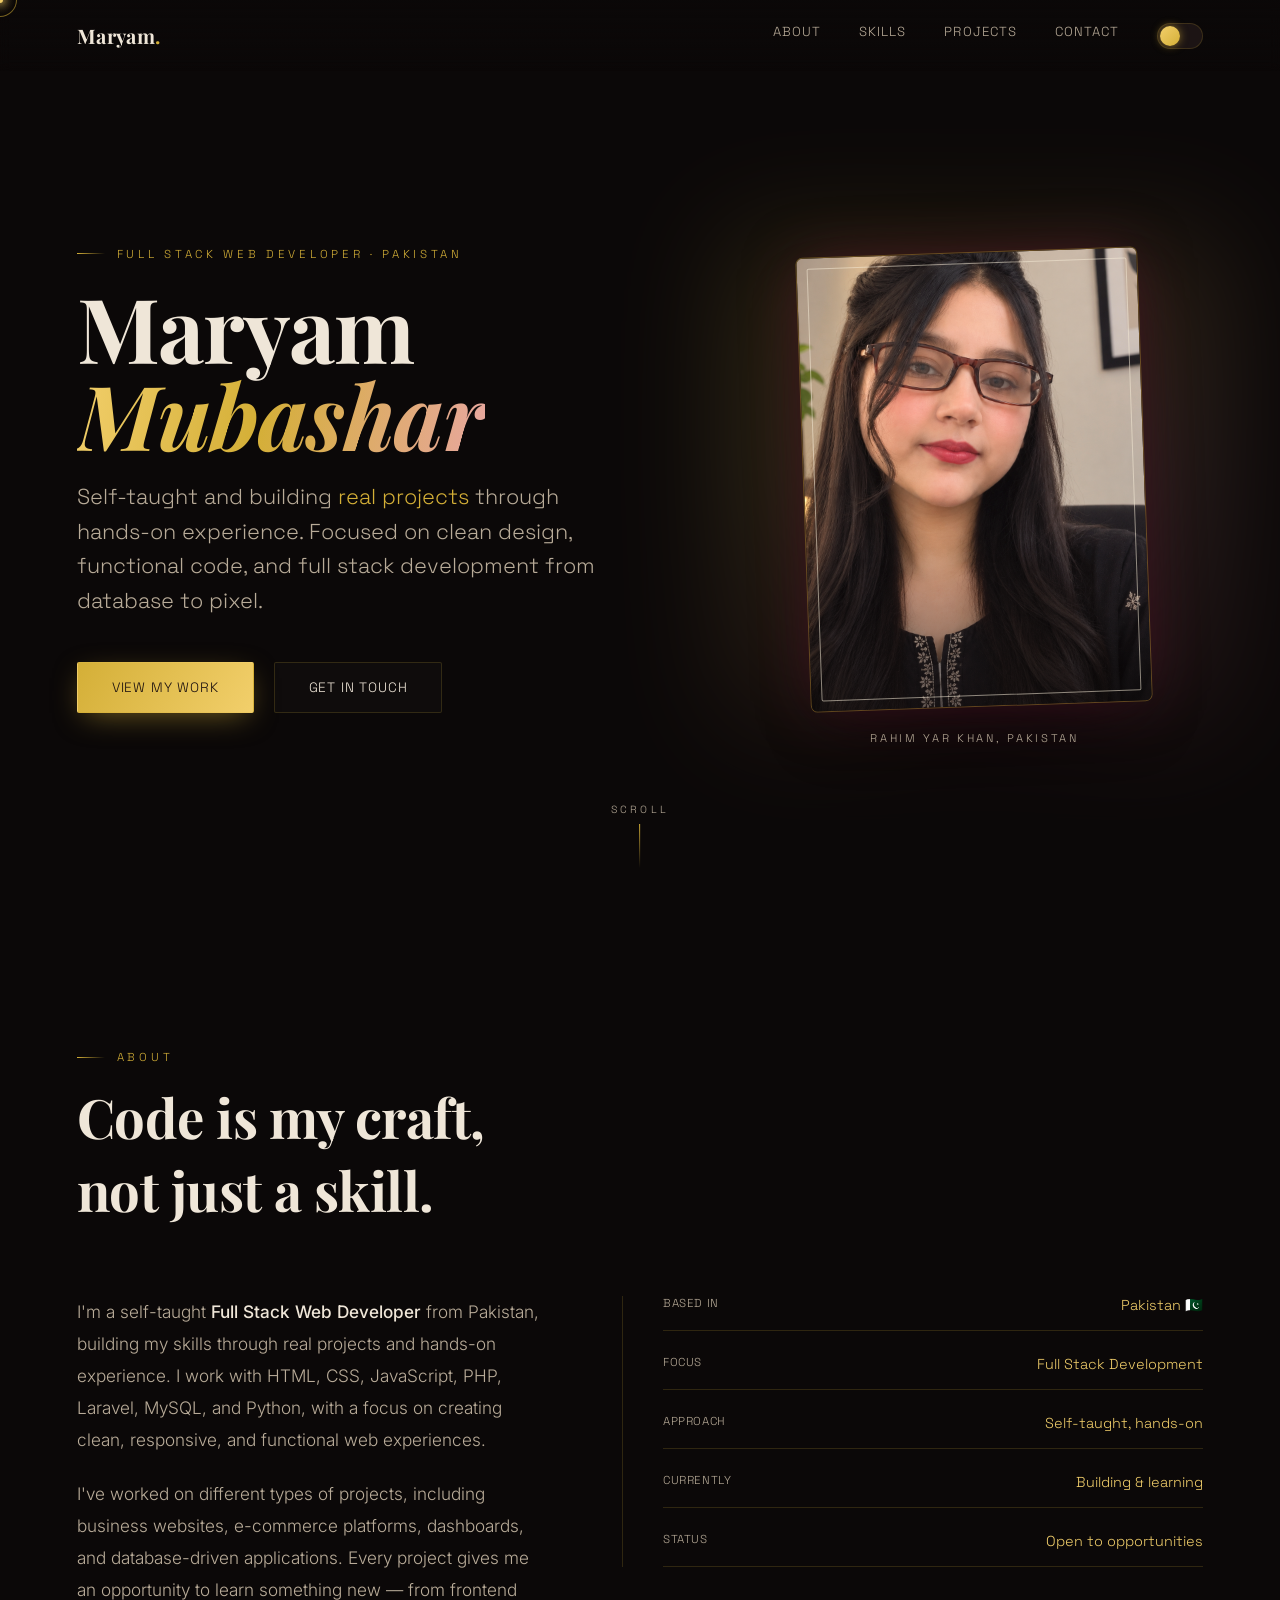
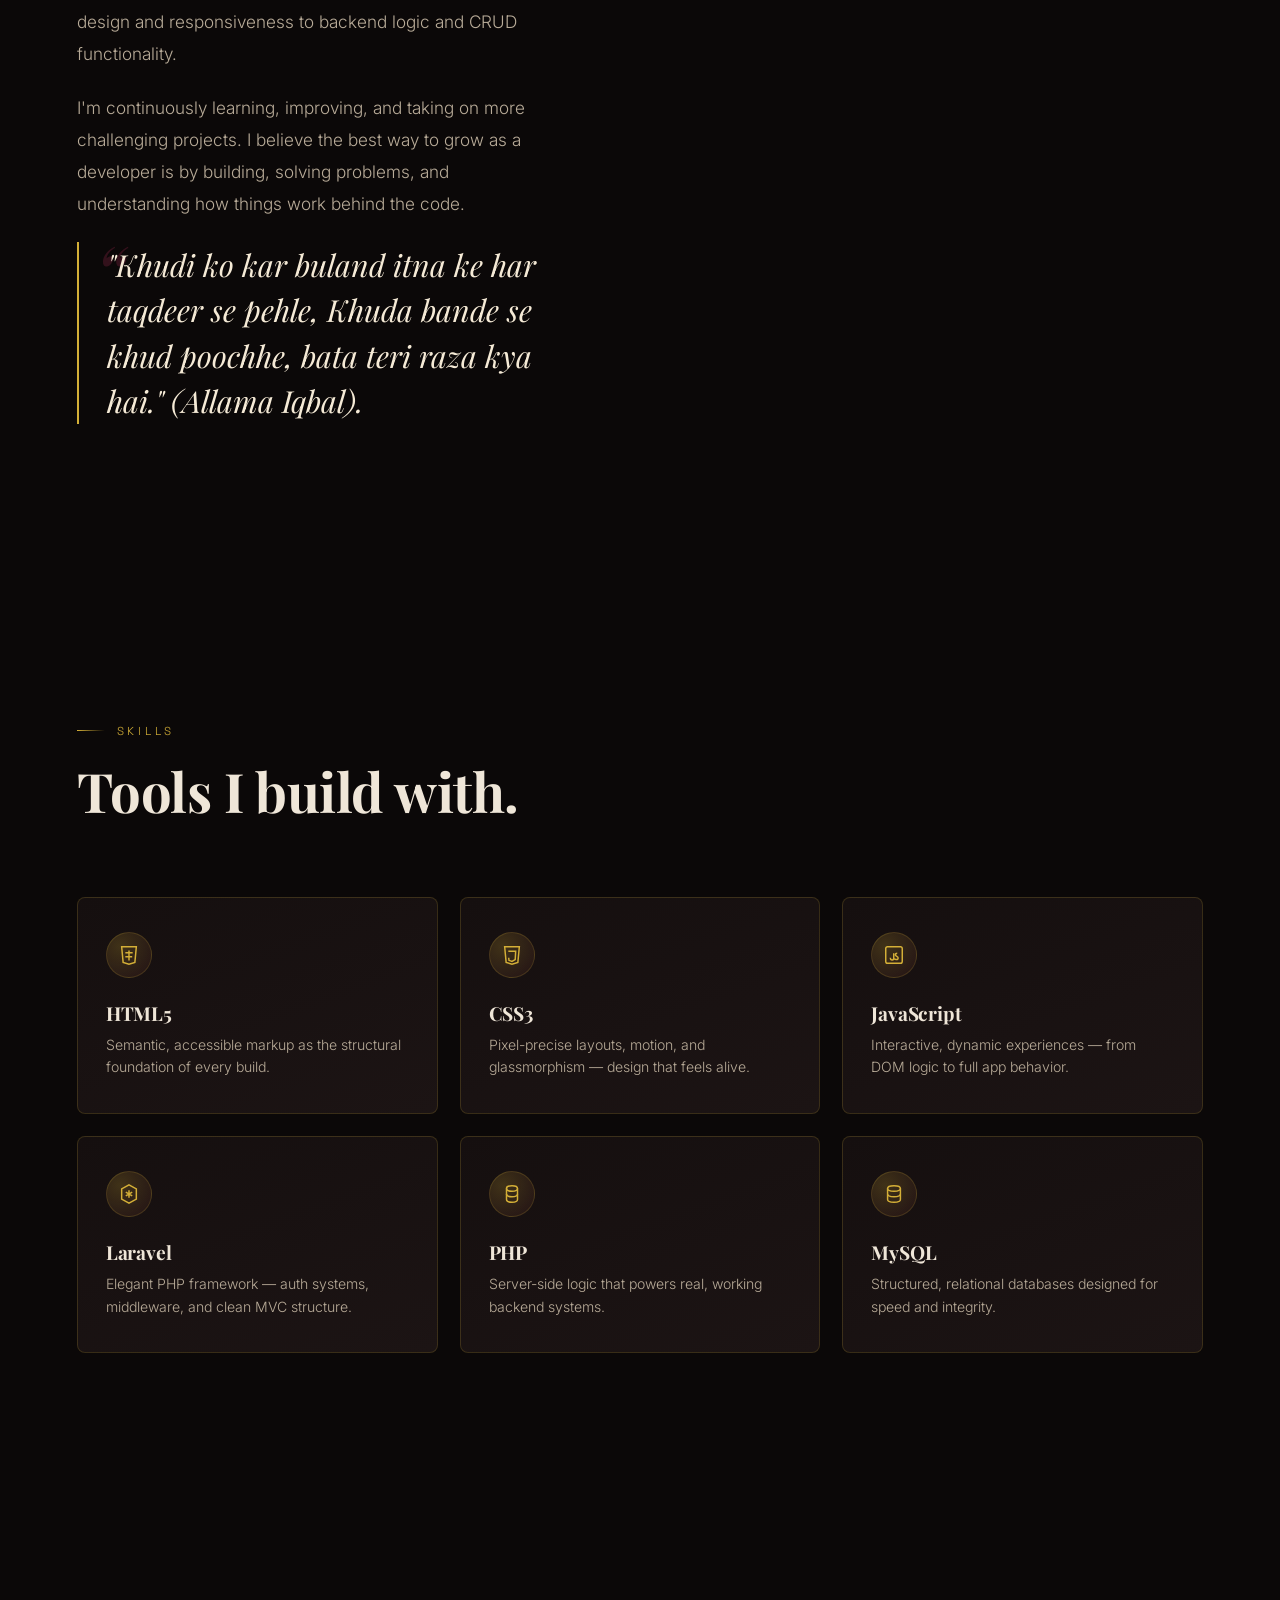
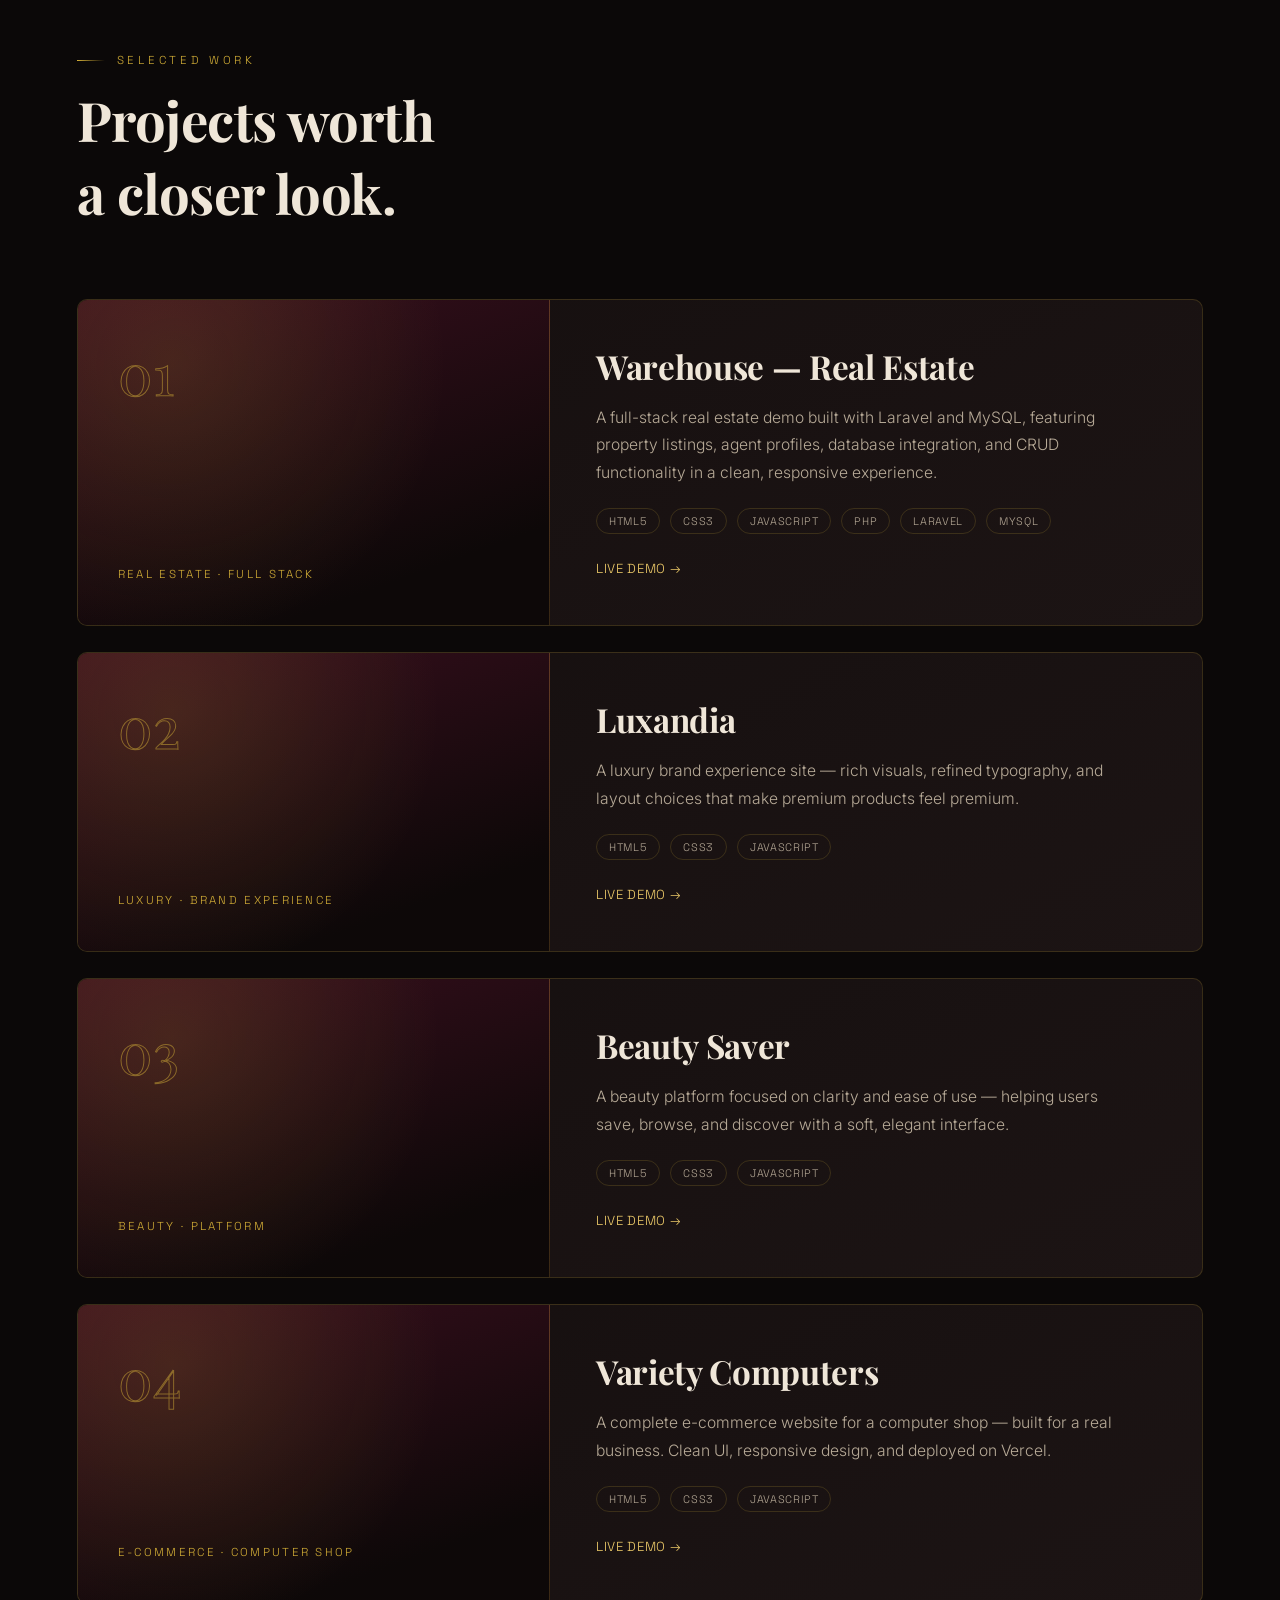
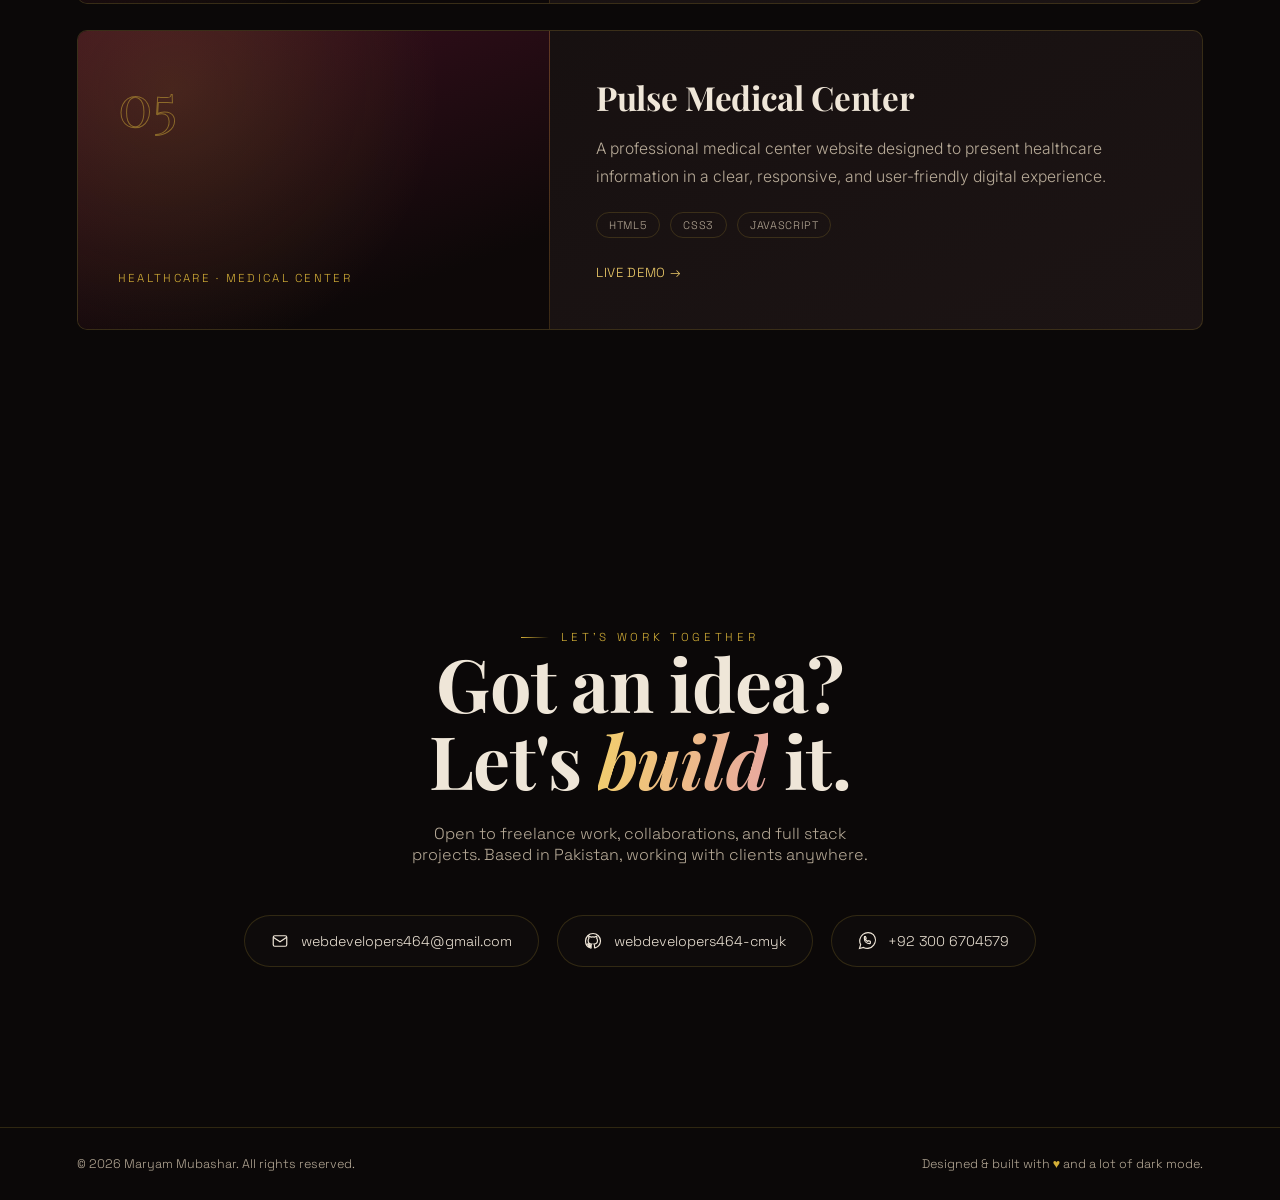
<file: index.html>
<!DOCTYPE html>

<html lang="en">

<head>

<meta charset="UTF-8">

<meta name="viewport" content="width=device-width, initial-scale=1.0">

<title>Maryam Mubashar — Full Stack Web Developer</title>

<link rel="stylesheet" href="style.css">

<meta name="description" content="Portfolio of Maryam Mubashar, self-taught Full Stack Web Developer from Pakistan.">



<!-- Fonts -->

<link rel="preconnect" href="https://fonts.googleapis.com">

<link rel="preconnect" href="https://fonts.gstatic.com" crossorigin>

<link href="https://fonts.googleapis.com/css2?family=Playfair+Display:ital,wght@0,500;0,600;0,700;0,800;0,900;1,600&family=Space+Grotesk:wght@400;500;600;700&family=Inter:wght@300;400;500;600&display=swap" rel="stylesheet">

</head>

<body>



<!-- Custom cursor -->

<div id="cursor-dot"></div>

<div id="cursor-ring"></div>



<!-- Floating particles -->

<div id="particles"></div>



<!-- ============ NAV ============ -->

<nav>

  <div class="logo">Maryam<span>.</span></div>

  <button class="nav-mobile-toggle" id="navToggle" aria-label="Toggle menu">

    <span></span><span></span><span></span>

  </button>

  <div class="nav-links" id="navLinks">

    <a href="#about" class="nav-link">About</a>

    <a href="#skills" class="nav-link">Skills</a>

    <a href="#projects" class="nav-link">Projects</a>

    <a href="#contact" class="nav-link">Contact</a>

    <div class="mode-toggle" id="modeToggle" role="button" aria-label="Toggle light and dark mode"></div>

  </div>

</nav>



<!-- ============ HERO ============ -->

<header class="hero" id="home">

  <div class="hero-inner">

    <div class="hero-text">

      <p class="eyebrow">Full Stack Web Developer · Pakistan</p>

      <h1 class="hero-title">Maryam<br><em>Mubashar</em></h1>

      <p class="hero-sub">Self-taught and building <span class="accent">real projects</span> through hands-on experience. Focused on clean design, functional code, and full stack development from database to pixel.</p>

      <div class="hero-ctas">

        <a href="#projects" class="btn btn-solid">View My Work</a>

        <a href="#contact" class="btn btn-outline">Get In Touch</a>

      </div>

    </div>

    <div class="frame-wrap">

      <div class="frame-glow"></div>

      <div class="frame">

        <img src="Polished Portrait in Cozy Interior.png" alt="Maryam Mubashar">

      </div>

      <span class="frame-caption">Rahim Yar khan, Pakistan</span>

    </div>

  </div>

  <div class="scroll-cue"><span>Scroll</span><span class="line"></span></div>

</header>



<!-- ============ ABOUT ============ -->

<section class="section-pad" id="about">

  <div class="section-head reveal">

    <p class="eyebrow">About</p>

    <h2>Code is my craft,<br>not just a skill.</h2>

  </div>

  <div class="about-grid">

    <div class="about-text reveal">

      <p>I'm a self-taught <strong>Full Stack Web Developer</strong> from Pakistan, building my skills through real projects and hands-on experience. I work with HTML, CSS, JavaScript, PHP, Laravel, MySQL, and Python, with a focus on creating clean, responsive, and functional web experiences.</p>

      <p>I've worked on different types of projects, including business websites, e-commerce platforms, dashboards, and database-driven applications. Every project gives me an opportunity to learn something new — from frontend design and responsiveness to backend logic and CRUD functionality.</p>

      <p>I'm continuously learning, improving, and taking on more challenging projects. I believe the best way to grow as a developer is by building, solving problems, and understanding how things work behind the code.</p>

      <blockquote>"Khudi ko kar buland itna ke har taqdeer se pehle, Khuda bande se khud poochhe, bata teri raza kya hai." (Allama Iqbal).</blockquote>

    </div>

    <div class="about-meta">

      <div class="meta-row"><span class="k">Based in</span><span class="v">Pakistan 🇵🇰</span></div>

      <div class="meta-row"><span class="k">Focus</span><span class="v">Full Stack Development</span></div>

      <div class="meta-row"><span class="k">Approach</span><span class="v">Self-taught, hands-on</span></div>

      <div class="meta-row"><span class="k">Currently</span><span class="v">Building &amp; learning</span></div>

      <div class="meta-row"><span class="k">Status</span><span class="v">Open to opportunities</span></div>

    </div>

  </div>

</section>



<!-- ============ SKILLS ============ -->

<section class="section-pad" id="skills">

  <div class="section-head reveal">

    <p class="eyebrow">Skills</p>

    <h2>Tools I build with.</h2>

  </div>

  <div class="skills-grid">



    <div class="skill-card reveal">

      <div class="skill-icon"><svg viewBox="0 0 24 24" fill="none" stroke="#d4af37" stroke-width="1.6"><path d="M4 3l1.6 17L12 22l6.4-2L20 3H4z"/><path d="M12 7v11M8 9.5h8M8 14h7.5"/></svg></div>

      <h3>HTML5</h3>

      <p>Semantic, accessible markup as the structural foundation of every build.</p>

    </div>



    <div class="skill-card reveal">

      <div class="skill-icon"><svg viewBox="0 0 24 24" fill="none" stroke="#d4af37" stroke-width="1.6"><path d="M4 3l1.6 17L12 22l6.4-2L20 3H4z"/><path d="M8 8h8l-.5 9L12 19l-3.3-1.2L8.4 15"/></svg></div>

      <h3>CSS3</h3>

      <p>Pixel-precise layouts, motion, and glassmorphism — design that feels alive.</p>

    </div>



    <div class="skill-card reveal">

      <div class="skill-icon"><svg viewBox="0 0 24 24" fill="none" stroke="#d4af37" stroke-width="1.6"><rect x="3" y="3" width="18" height="18" rx="2"/><path d="M8 15c0 1.5 1 2.5 2 2.5s1.7-.8 1.7-2V10M15.5 10c-1.3 0-2 .7-2 1.6 0 2 3 1.7 3 3.6 0 1-.8 1.8-2 1.8-1 0-1.7-.5-2-1.3"/></svg></div>

      <h3>JavaScript</h3>

      <p>Interactive, dynamic experiences — from DOM logic to full app behavior.</p>

    </div>



    <div class="skill-card reveal">

      <div class="skill-icon"><svg viewBox="0 0 24 24" fill="none" stroke="#d4af37" stroke-width="1.6"><path d="M12 2l8 4.5v11L12 22l-8-4.5v-11L12 2z"/><path d="M12 8v8M8.5 10l7 4M15.5 10l-7 4"/></svg></div>

      <h3>Laravel</h3>

      <p>Elegant PHP framework — auth systems, middleware, and clean MVC structure.</p>

    </div>



    <div class="skill-card reveal">

      <div class="skill-icon"><svg viewBox="0 0 24 24" fill="none" stroke="#d4af37" stroke-width="1.6"><path d="M12 3c-3 0-6 1-6 3v12c0 2 3 3 6 3s6-1 6-3V6c0-2-3-3-6-3z"/><path d="M6 6c0 2 3 3 6 3s6-1 6-3M6 12c0 2 3 3 6 3s6-1 6-3"/></svg></div>

      <h3>PHP</h3>

      <p>Server-side logic that powers real, working backend systems.</p>

    </div>



    <div class="skill-card reveal">

      <div class="skill-icon"><svg viewBox="0 0 24 24" fill="none" stroke="#d4af37" stroke-width="1.6"><ellipse cx="12" cy="6" rx="7" ry="3"/><path d="M5 6v12c0 1.7 3.1 3 7 3s7-1.3 7-3V6"/><path d="M5 12c0 1.7 3.1 3 7 3s7-1.3 7-3"/></svg></div>

      <h3>MySQL</h3>

      <p>Structured, relational databases designed for speed and integrity.</p>

    </div>





  </div>

</section>



<!-- ============ PROJECTS ============ -->

<section class="section-pad" id="projects">

  <div class="section-head reveal">

    <p class="eyebrow">Selected Work</p>

    <h2>Projects worth<br>a closer look.</h2>

  </div>



  <div class="projects-list">



    <div class="project-card reveal" data-tilt>

      <div class="project-visual">

        <span class="project-number">01</span>

        <span class="project-tag">Real Estate · Full Stack</span>

      </div>

      <div class="project-body">

        <h3>Warehouse — Real Estate</h3>

        <p>A full-stack real estate demo built with Laravel and MySQL, featuring property listings, agent profiles, database integration, and CRUD functionality in a clean, responsive experience.</p>

        <div class="project-stack">

          <span class="stack-pill">HTML5</span><span class="stack-pill">CSS3</span><span class="stack-pill">JavaScript</span><span class="stack-pill">PHP</span><span class="stack-pill">Laravel</span><span class="stack-pill">MySQL</span>

        </div>

        <div class="project-links">

          <a href="http://warehouse.infinityfreeapp.com/" target="\_blank" rel="noopener" class="project-link">Live Demo →</a>

        </div>

      </div>

    </div>



    <div class="project-card reveal" data-tilt>

      <div class="project-visual">

        <span class="project-number">02</span>

        <span class="project-tag">Luxury · Brand Experience</span>

      </div>

      <div class="project-body">

        <h3>Luxandia</h3>

        <p>A luxury brand experience site — rich visuals, refined typography, and layout choices that make premium products feel premium.</p>

        <div class="project-stack">

          <span class="stack-pill">HTML5</span><span class="stack-pill">CSS3</span><span class="stack-pill">JavaScript</span>

        </div>

        <div class="project-links">

          <a href="https://luxandia-zeta.vercel.app" target="\_blank" rel="noopener" class="project-link">Live Demo →</a>

        </div>

      </div>

    </div>



    <div class="project-card reveal" data-tilt>

      <div class="project-visual">

        <span class="project-number">03</span>

        <span class="project-tag">Beauty · Platform</span>

      </div>

      <div class="project-body">

        <h3>Beauty Saver</h3>

        <p>A beauty platform focused on clarity and ease of use — helping users save, browse, and discover with a soft, elegant interface.</p>

        <div class="project-stack">

          <span class="stack-pill">HTML5</span><span class="stack-pill">CSS3</span><span class="stack-pill">JavaScript</span>

        </div>

        <div class="project-links">

          <a href="https://beauty-saver.vercel.app" target="\_blank" rel="noopener" class="project-link">Live Demo →</a>

        </div>

      </div>

    </div>



    <div class="project-card reveal" data-tilt>

      <div class="project-visual">

        <span class="project-number">04</span>

        <span class="project-tag">E-Commerce · Computer Shop</span>

      </div>

      <div class="project-body">

        <h3>Variety Computers</h3>

        <p>A complete e-commerce website for a computer shop — built for a real business. Clean UI, responsive design, and deployed on Vercel.</p>

        <div class="project-stack">

          <span class="stack-pill">HTML5</span><span class="stack-pill">CSS3</span><span class="stack-pill">JavaScript</span>

        </div>

        <div class="project-links">

          <a href="https://varietycomputers.vercel.app" target="\_blank" rel="noopener" class="project-link">Live Demo →</a>

        </div>

      </div>

    </div>



    <div class="project-card reveal" data-tilt>

      <div class="project-visual">

        <span class="project-number">05</span>

        <span class="project-tag">Healthcare · Medical Center</span>

      </div>

      <div class="project-body">

        <h3>Pulse Medical Center</h3>

        <p>A professional medical center website designed to present healthcare information in a clear, responsive, and user-friendly digital experience.</p>

        <div class="project-stack">

          <span class="stack-pill">HTML5</span><span class="stack-pill">CSS3</span><span class="stack-pill">JavaScript</span>

        </div>

        <div class="project-links">

          <a href="https://pulse-medical.infinityfreeapp.com/" target="\_blank" rel="noopener" class="project-link">Live Demo →</a>

        </div>

      </div>

    </div>



  </div>

</section>



<!-- ============ CONTACT ============ -->

<section class="contact-section" id="contact">

  <p class="eyebrow" style="justify-content:center;">Let's Work Together</p>

  <h2 class="contact-title">Got an idea?<br>Let's <em>build</em> it.</h2>

  <p class="contact-sub">Open to freelance work, collaborations, and full stack projects. Based in Pakistan, working with clients anywhere.</p>



  <div class="contact-links">

    <a href="mailto:webdevelopers464@gmail.com" class="contact-pill">

      <svg viewBox="0 0 24 24" fill="none" stroke="currentColor" stroke-width="1.6"><rect x="3" y="5" width="18" height="14" rx="2"/><path d="M3 7l9 6 9-6"/></svg>

      webdevelopers464@gmail.com

    </a>

    <a href="https://github.com/webdevelopers464-cmyk" target="\_blank" rel="noopener" class="contact-pill">

      <svg viewBox="0 0 24 24" fill="none" stroke="currentColor" stroke-width="1.6"><path d="M12 2C6.5 2 2 6.5 2 12c0 4.4 2.9 8.1 6.8 9.4.5.1.7-.2.7-.5v-1.8c-2.8.6-3.4-1.3-3.4-1.3-.4-1.1-1.1-1.4-1.1-1.4-.9-.6.1-.6.1-.6 1 .1 1.5 1 1.5 1 .9 1.5 2.3 1.1 2.9.8.1-.7.3-1.1.6-1.4-2.2-.2-4.6-1.1-4.6-5 0-1.1.4-2 1-2.7-.1-.2-.5-1.3.1-2.7 0 0 .8-.3 2.7 1a9.4 9.4 0 0 1 4.9 0c1.9-1.3 2.7-1 2.7-1 .5 1.4.2 2.5.1 2.7.6.7 1 1.6 1 2.7 0 3.9-2.4 4.7-4.6 5 .3.3.6.9.6 1.8v2.6c0 .3.2.6.7.5A10 10 0 0 0 22 12c0-5.5-4.5-10-10-10z"/></svg>

      webdevelopers464-cmyk

    </a>

    <a href="https://wa.me/923006704579" target="\_blank" rel="noopener" class="contact-pill">

      <svg viewBox="0 0 24 24" fill="none" stroke="currentColor" stroke-width="1.6"><path d="M20.5 3.5a11 11 0 0 0-17 13.3L2 22l5.4-1.4A11 11 0 0 0 20.5 3.5z"/><path d="M8.5 8.5c0 4 3 7 7 7 .8 0 1-.6 1-1.2v-1.3c0-.4-.3-.7-.6-.8l-1.8-.6c-.3-.1-.6 0-.8.2l-.6.7c-1.2-.6-2.2-1.6-2.8-2.8l.7-.6c.2-.2.3-.5.2-.8l-.6-1.8c-.1-.3-.4-.6-.8-.6H9.7c-.6 0-1.2.2-1.2 1z"/></svg>

      +92 300 6704579

    </a>

  </div>

</section>



<footer>

  <span>© 2026 Maryam Mubashar. All rights reserved.</span>

  <span>Designed &amp; built with <span class="heart">♥</span> and a lot of dark mode.</span>

</footer>



<script>

(function(){

  'use strict';



  /* ---------- Custom cursor ---------- */

  const dot = document.getElementById('cursor-dot');

  const ring = document.getElementById('cursor-ring');

  let mx=0,my=0, rx=0, ry=0;

  const isTouch = window.matchMedia('(max-width: 900px)').matches;



  if(!isTouch){

    window.addEventListener('mousemove', (e)=>{

      mx = e.clientX; my = e.clientY;

      dot.style.left = mx+'px'; dot.style.top = my+'px';

    });

    (function loop(){

      rx += (mx-rx)*0.16;

      ry += (my-ry)*0.16;

      ring.style.left = rx+'px'; ring.style.top = ry+'px';

      requestAnimationFrame(loop);

    })();

    document.querySelectorAll('a, button, .skill-card, .project-card, .mode-toggle').forEach(el=>{

      el.addEventListener('mouseenter', ()=>ring.classList.add('hover'));

      el.addEventListener('mouseleave', ()=>ring.classList.remove('hover'));

    });

  }



  /* ---------- Floating particles ---------- */

  const field = document.getElementById('particles');

  const NUM = 26;

  for(let i=0;i<NUM;i++){

    const p = document.createElement('div');

    p.className='particle';

    const size = 2 + Math.random()*3;

    p.style.width = size+'px';

    p.style.height = size+'px';

    p.style.left = Math.random()*100+'vw';

    p.style.setProperty('--drift', (Math.random()*80-40)+'px');

    const duration = 10 + Math.random()*14;

    p.style.animationDuration = duration+'s';

    p.style.animationDelay = (Math.random()*duration)+'s';

    field.appendChild(p);

  }



  /* ---------- Mobile nav ---------- */

  const navToggle = document.getElementById('navToggle');

  const navLinks = document.getElementById('navLinks');

  navToggle.addEventListener('click', ()=>{

    navToggle.classList.toggle('open');

    navLinks.classList.toggle('open');

  });

  document.querySelectorAll('.nav-link').forEach(l=>{

    l.addEventListener('click', ()=>{

      navToggle.classList.remove('open');

      navLinks.classList.remove('open');

    });

  });



  /* ---------- Light / dark mode toggle ---------- */

  const modeToggle = document.getElementById('modeToggle');

  modeToggle.addEventListener('click', ()=>{

    document.documentElement.classList.toggle('light');

  });



  /* ---------- Scroll reveal ---------- */

  const revealEls = document.querySelectorAll('.reveal');

  const io = new IntersectionObserver((entries)=>{

    entries.forEach(entry=>{

      if(entry.isIntersecting){

        entry.target.classList.add('in');

        io.unobserve(entry.target);

      }

    });

  }, { threshold:0.15 });

  revealEls.forEach(el=>io.observe(el));



  /* ---------- 3D tilt on project cards ---------- */

  document.querySelectorAll('[data-tilt]').forEach(card=>{

    card.addEventListener('mousemove', (e)=>{

      const rect = card.getBoundingClientRect();

      const px = (e.clientX - rect.left)/rect.width - 0.5;

      const py = (e.clientY - rect.top)/rect.height - 0.5;

      card.style.setProperty('--ry', (px*6)+'deg');

      card.style.setProperty('--rx', (py*-6)+'deg');

    });

    card.addEventListener('mouseleave', ()=>{

      card.style.setProperty('--rx','0deg');

      card.style.setProperty('--ry','0deg');

    });

  });



})();

</script>



</body>

</html>
</file>
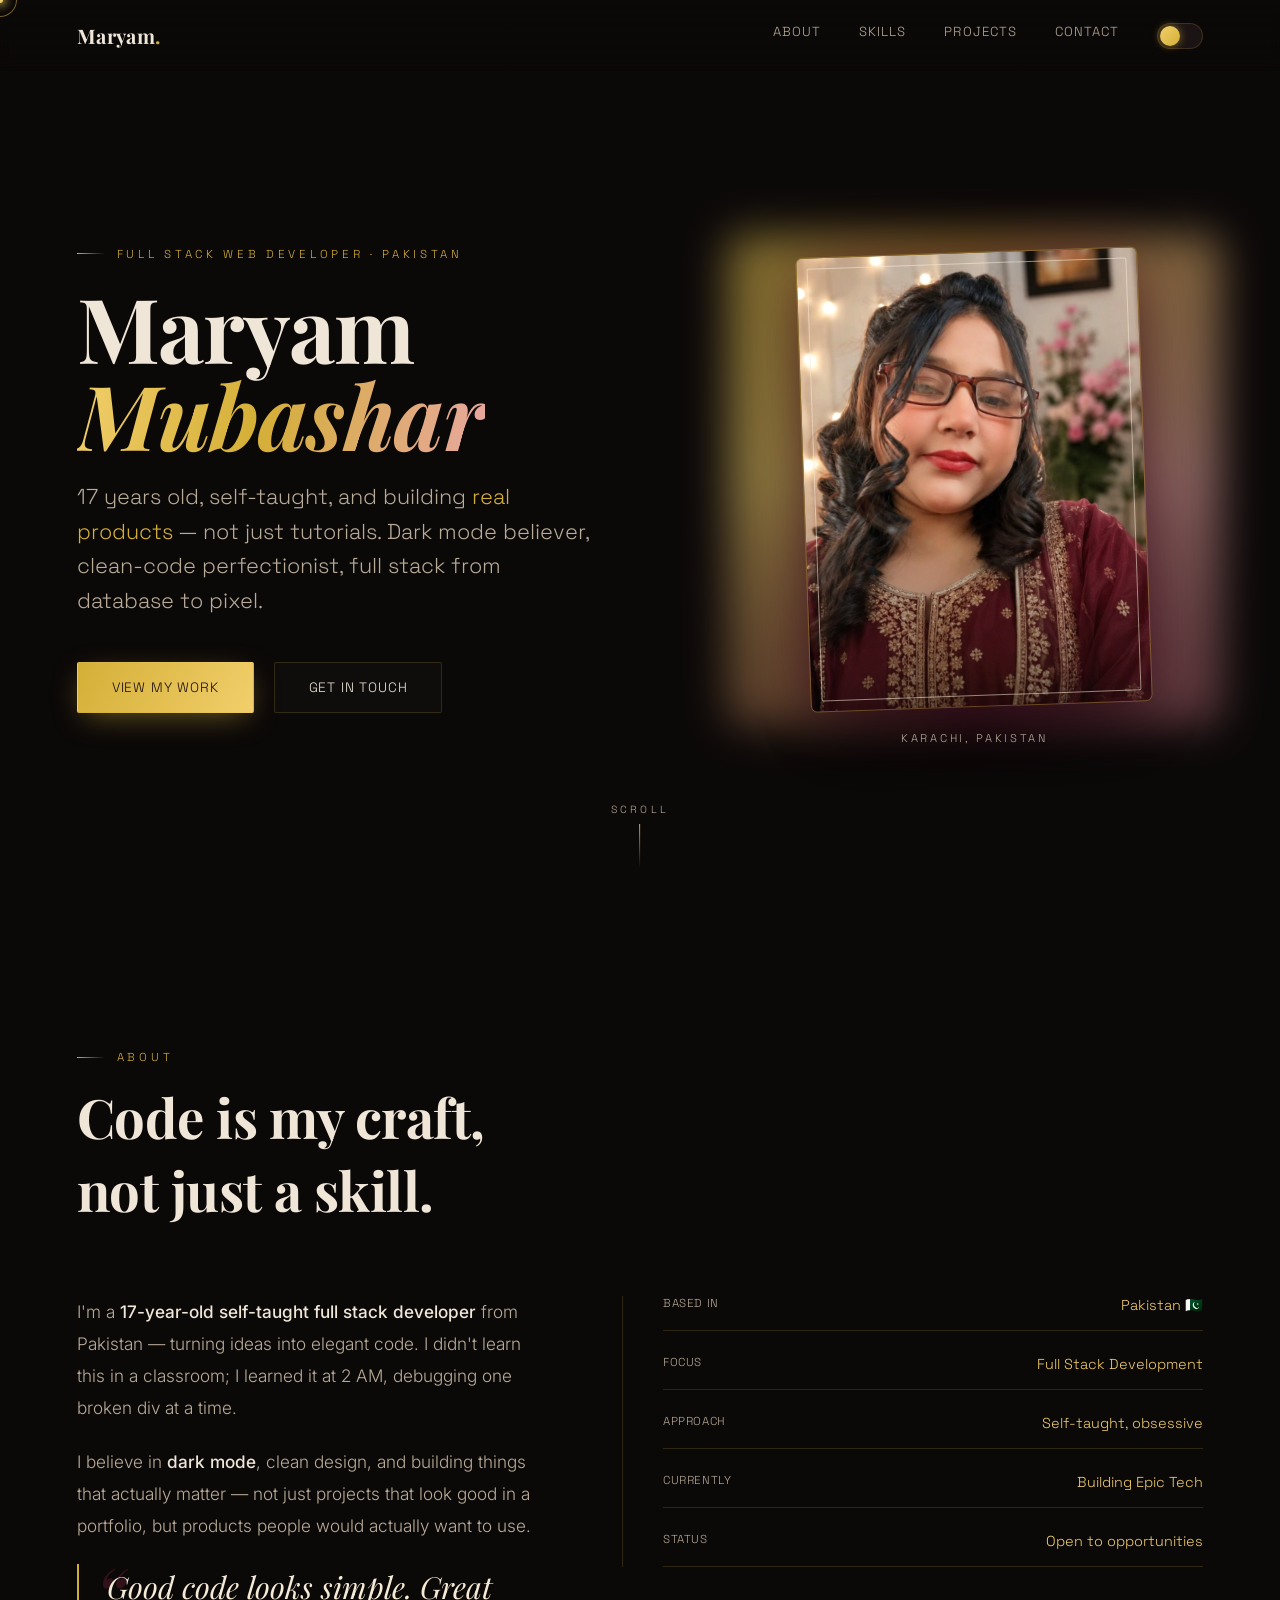
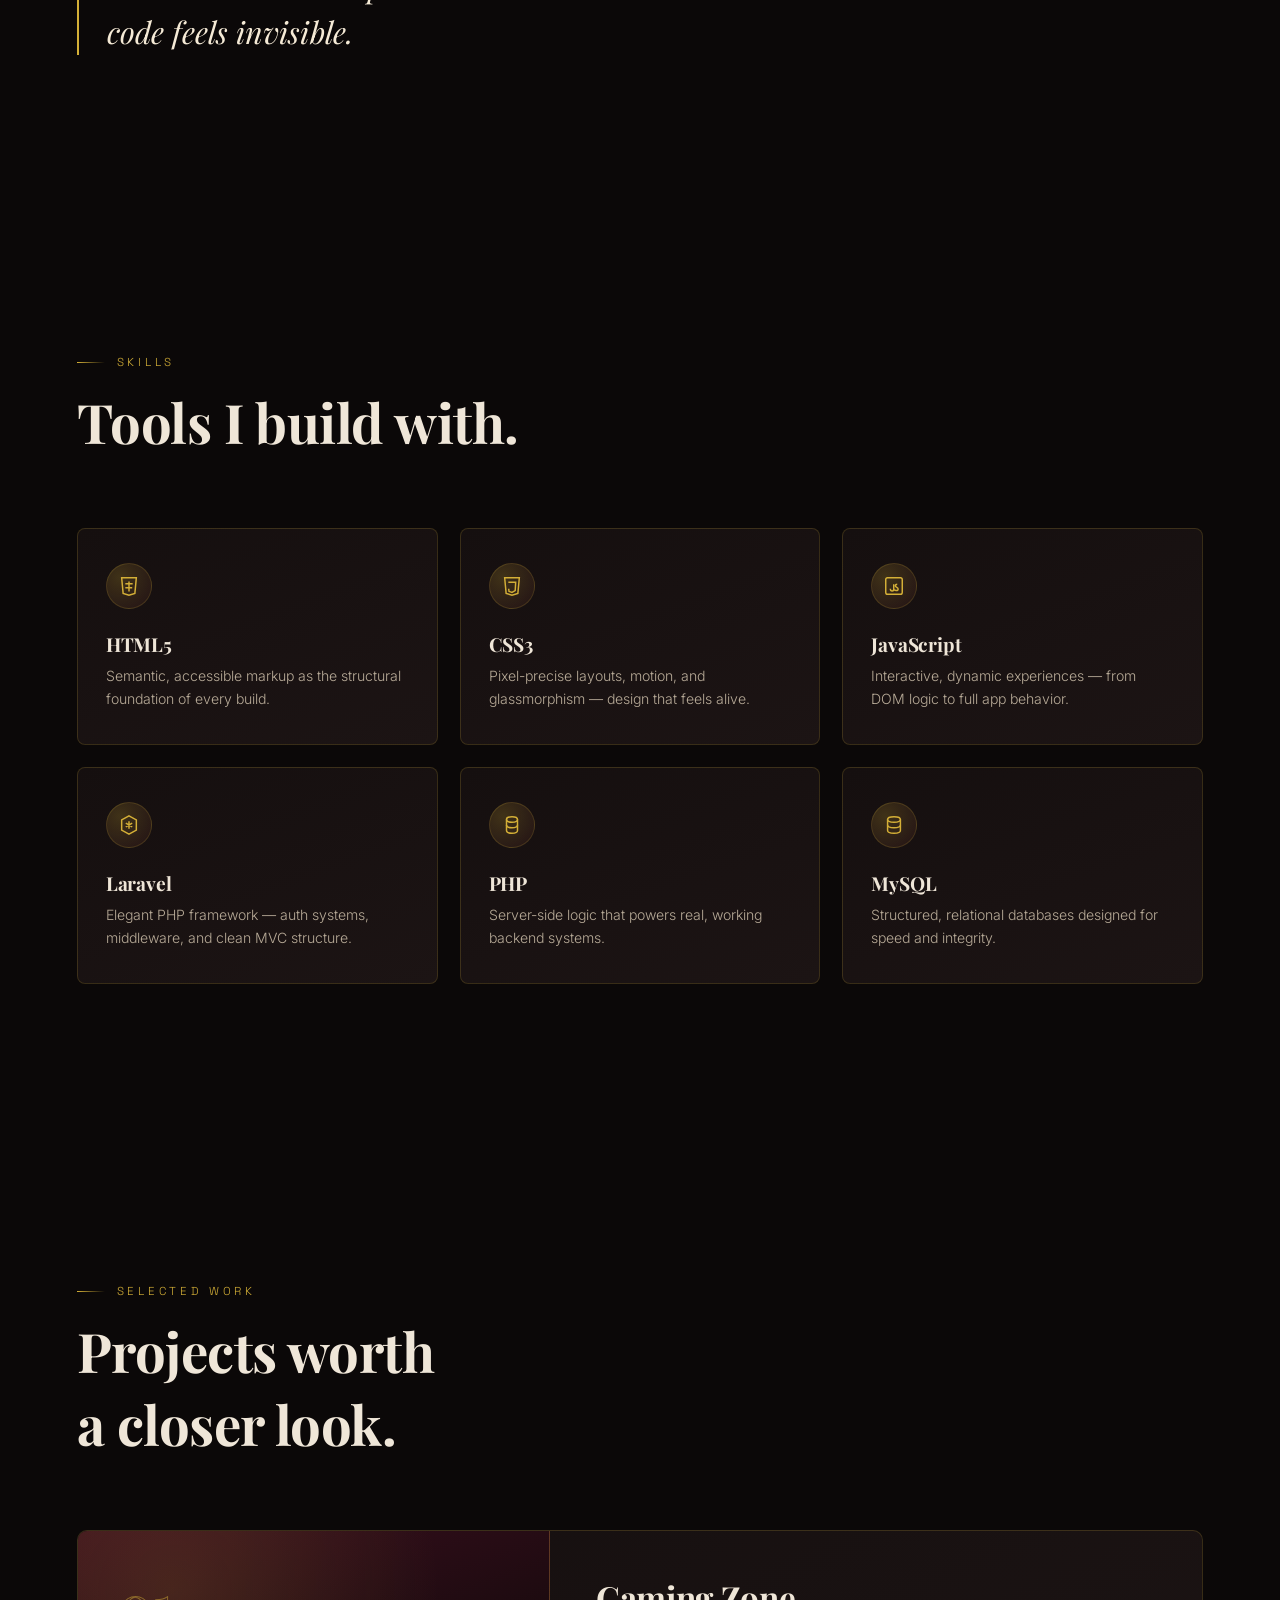
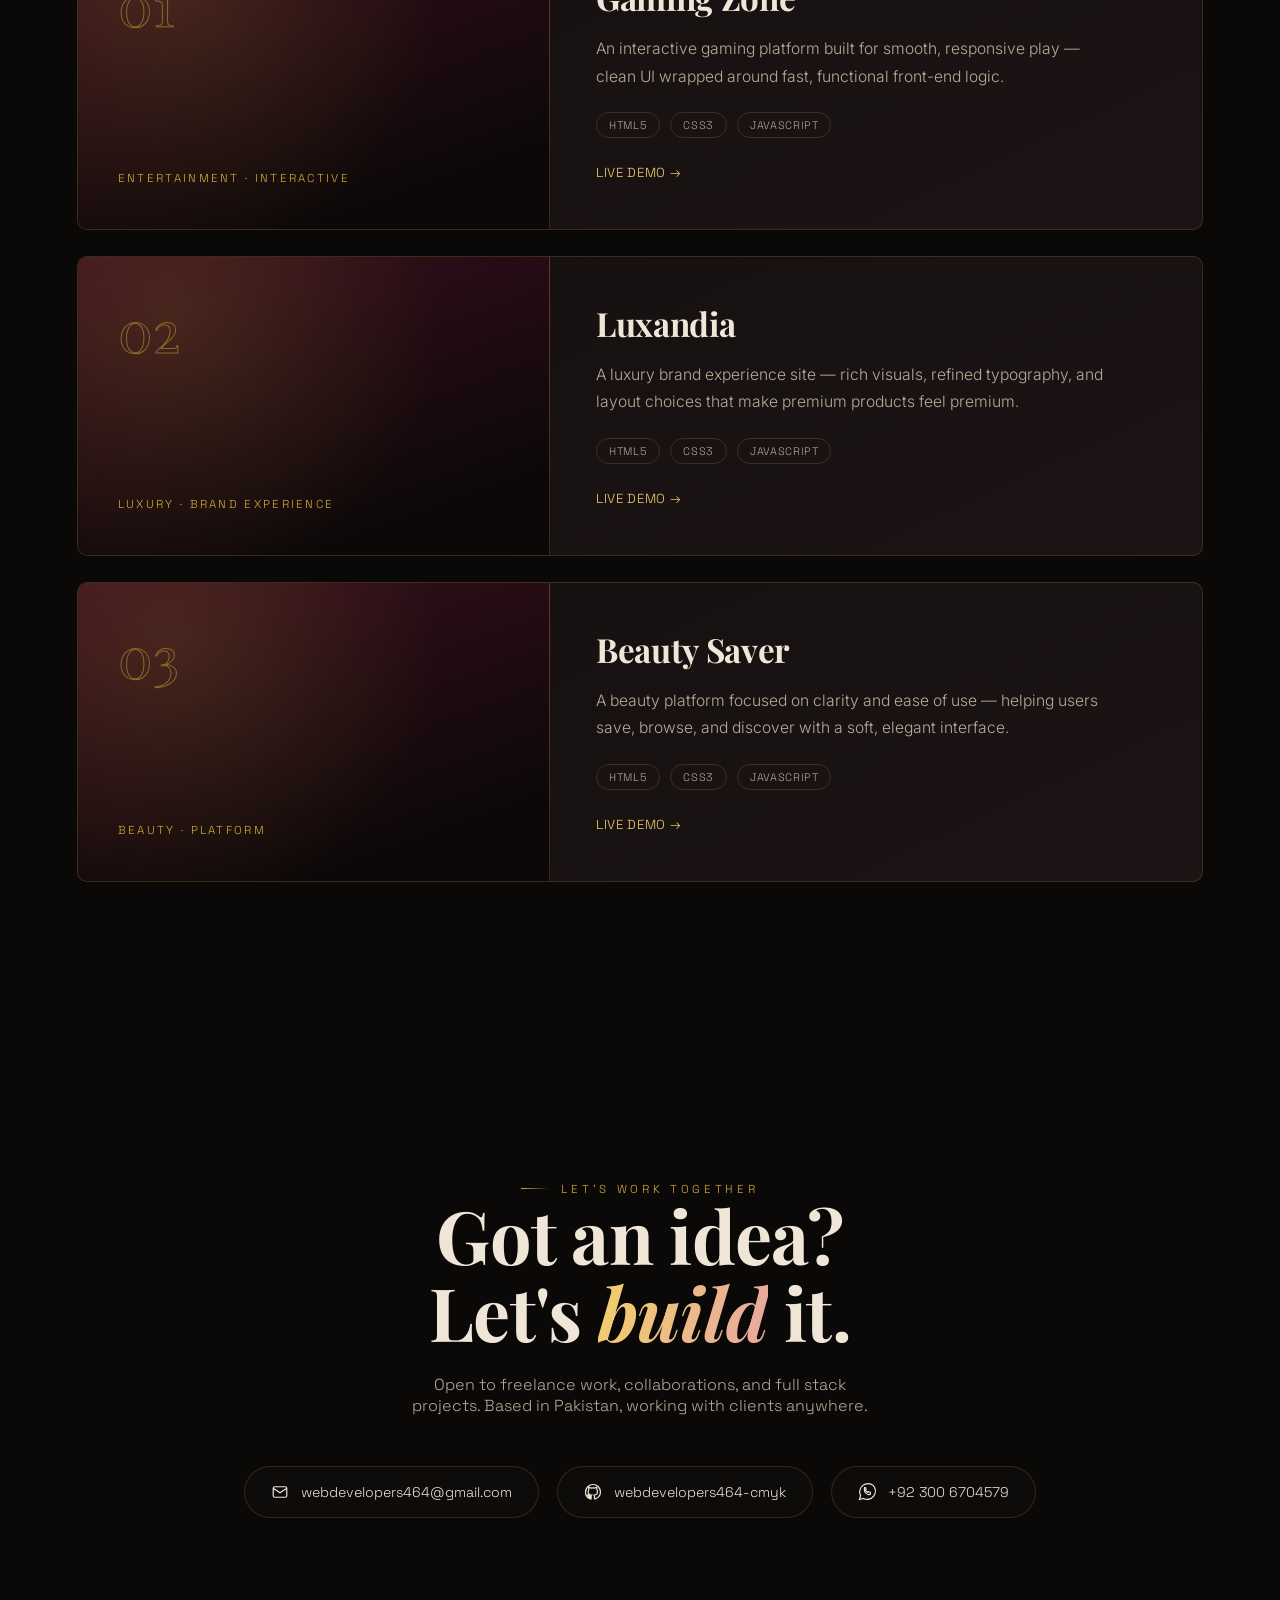
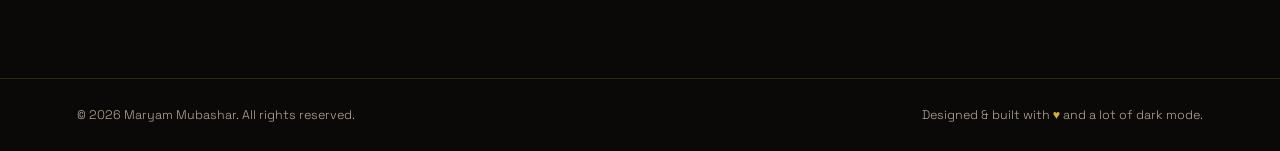
<file: portfolio.html>
<!DOCTYPE html>
<html lang="en">
<head>
<meta charset="UTF-8">
<meta name="viewport" content="width=device-width, initial-scale=1.0">
<title>Maryam Mubashar — Full Stack Web Developer</title>
<meta name="description" content="Portfolio of Maryam Mubashar, 17-year-old self-taught Full Stack Web Developer from Pakistan.">

<!-- Fonts -->
<link rel="preconnect" href="https://fonts.googleapis.com">
<link rel="preconnect" href="https://fonts.gstatic.com" crossorigin>
<link href="https://fonts.googleapis.com/css2?family=Playfair+Display:ital,wght@0,500;0,600;0,700;0,800;0,900;1,600&family=Space+Grotesk:wght@400;500;600;700&family=Inter:wght@300;400;500;600&display=swap" rel="stylesheet">

<style>
  /* ============================================
     DESIGN TOKENS
     Palette: charcoal-black canvas, deep maroon,
     antique gold, warm cream, rose-gold glow
     ============================================ */
  :root{
    --bg-void:#0b0808;
    --bg-panel:#150f0f;
    --bg-panel-2:#1c1414;
    --maroon:#5c1a2e;
    --maroon-deep:#3a0f1e;
    --gold:#d4af37;
    --gold-bright:#f2cf6b;
    --cream:#f5ead6;
    --rose-glow:#e8a7a1;
    --ink:#efe6d8;
    --ink-dim:#b8ab98;
    --line:rgba(212,175,55,0.18);
    --ease:cubic-bezier(.4,0,.2,1);
    --ease-soft:cubic-bezier(.16,1,.3,1);
  }

  html.light{
    --bg-void:#f7f1e6;
    --bg-panel:#fffaf0;
    --bg-panel-2:#f1e6d0;
    --ink:#2a1c1c;
    --ink-dim:#6b5a4d;
    --line:rgba(92,26,46,0.18);
  }

  *{ margin:0; padding:0; box-sizing:border-box; }

  html{ scroll-behavior:smooth; }

  body{
    background:var(--bg-void);
    color:var(--ink);
    font-family:'Inter', sans-serif;
    font-weight:300;
    overflow-x:hidden;
    cursor:none;
    transition:background .5s var(--ease), color .5s var(--ease);
  }

  @media (max-width: 900px){
    body{ cursor:auto; }
  }

  ::selection{ background:var(--gold); color:#1a0f0f; }

  a{ color:inherit; text-decoration:none; }

  h1,h2,h3,h4{ font-family:'Playfair Display', serif; font-weight:700; letter-spacing:-0.01em; }

  .eyebrow{
    font-family:'Space Grotesk', sans-serif;
    font-size:0.72rem;
    letter-spacing:0.32em;
    text-transform:uppercase;
    color:var(--gold);
    display:flex;
    align-items:center;
    gap:12px;
  }
  .eyebrow::before{
    content:'';
    width:28px; height:1px;
    background:linear-gradient(90deg, var(--gold), transparent);
  }

  /* ============================================
     CUSTOM CURSOR — gold glow trail
     ============================================ */
  #cursor-dot, #cursor-ring{
    position:fixed;
    top:0; left:0;
    pointer-events:none;
    z-index:9999;
    border-radius:50%;
    transform:translate(-50%,-50%);
  }
  #cursor-dot{
    width:6px; height:6px;
    background:var(--gold-bright);
    box-shadow:0 0 10px 2px rgba(242,207,107,0.9);
  }
  #cursor-ring{
    width:34px; height:34px;
    border:1px solid rgba(212,175,55,0.55);
    background:radial-gradient(circle, rgba(212,175,55,0.08), transparent 70%);
    transition:width .25s var(--ease), height .25s var(--ease), border-color .25s var(--ease), background .25s var(--ease);
  }
  #cursor-ring.hover{
    width:60px; height:60px;
    border-color:var(--gold-bright);
    background:radial-gradient(circle, rgba(212,175,55,0.16), transparent 70%);
  }
  @media (max-width: 900px){
    #cursor-dot, #cursor-ring{ display:none; }
  }

  /* ============================================
     PARTICLES — floating embers
     ============================================ */
  #particles{
    position:fixed; inset:0;
    pointer-events:none;
    z-index:1;
    overflow:hidden;
  }
  .particle{
    position:absolute;
    bottom:-10px;
    border-radius:50%;
    background:var(--gold);
    opacity:0;
    animation:rise linear infinite;
    box-shadow:0 0 6px 1px rgba(212,175,55,0.6);
  }
  @keyframes rise{
    0%{ transform:translateY(0) translateX(0); opacity:0; }
    10%{ opacity:0.7; }
    90%{ opacity:0.4; }
    100%{ transform:translateY(-105vh) translateX(var(--drift,30px)); opacity:0; }
  }

  /* ============================================
     NAV
     ============================================ */
  nav{
    position:fixed; top:0; left:0; right:0;
    z-index:500;
    display:flex;
    align-items:center;
    justify-content:space-between;
    padding:22px 6%;
    background:linear-gradient(180deg, rgba(11,8,8,0.85), transparent);
    backdrop-filter:blur(6px);
    transition:padding .4s var(--ease);
  }
  html.light nav{ background:linear-gradient(180deg, rgba(247,241,230,0.9), transparent); }

  .logo{
    font-family:'Playfair Display', serif;
    font-size:1.25rem;
    font-weight:700;
    letter-spacing:0.02em;
  }
  .logo span{ color:var(--gold); }

  .nav-links{
    display:flex;
    gap:38px;
    font-family:'Space Grotesk', sans-serif;
    font-size:0.82rem;
    letter-spacing:0.08em;
    text-transform:uppercase;
  }
  .nav-links a{
    position:relative;
    color:var(--ink-dim);
    transition:color .3s var(--ease);
  }
  .nav-links a::after{
    content:'';
    position:absolute;
    left:0; bottom:-6px;
    width:0; height:1px;
    background:var(--gold);
    transition:width .35s var(--ease-soft);
  }
  .nav-links a:hover{ color:var(--gold-bright); }
  .nav-links a:hover::after{ width:100%; }

  .mode-toggle{
    width:46px; height:26px;
    border-radius:20px;
    border:1px solid var(--line);
    background:var(--bg-panel-2);
    position:relative;
    cursor:pointer;
    flex-shrink:0;
  }
  .mode-toggle::after{
    content:'';
    position:absolute;
    top:2px; left:2px;
    width:20px; height:20px;
    border-radius:50%;
    background:linear-gradient(135deg, var(--gold-bright), var(--gold));
    transition:transform .4s var(--ease-soft);
    box-shadow:0 0 8px rgba(212,175,55,0.6);
  }
  html.light .mode-toggle::after{ transform:translateX(20px); }

  .nav-mobile-toggle{ display:none; }

  @media (max-width: 780px){
    .nav-links{
      position:fixed;
      top:0; right:0;
      height:100vh;
      width:min(78vw, 320px);
      background:var(--bg-panel);
      flex-direction:column;
      justify-content:center;
      align-items:flex-start;
      padding:0 12%;
      gap:32px;
      transform:translateX(100%);
      transition:transform .5s var(--ease-soft);
      border-left:1px solid var(--line);
    }
    .nav-links.open{ transform:translateX(0); }
    .nav-mobile-toggle{
      display:flex; flex-direction:column; gap:5px;
      background:none; border:none; cursor:pointer; z-index:600;
    }
    .nav-mobile-toggle span{
      width:24px; height:1.5px; background:var(--gold);
      transition:transform .3s var(--ease), opacity .3s var(--ease);
    }
    .nav-mobile-toggle.open span:nth-child(1){ transform:translateY(6.5px) rotate(45deg); }
    .nav-mobile-toggle.open span:nth-child(2){ opacity:0; }
    .nav-mobile-toggle.open span:nth-child(3){ transform:translateY(-6.5px) rotate(-45deg); }
  }

  section{ position:relative; z-index:2; }

  /* ============================================
     HERO
     ============================================ */
  .hero{
    min-height:100svh;
    display:flex;
    align-items:center;
    padding:140px 6% 80px;
    position:relative;
    gap:60px;
  }
  .hero-inner{
    display:grid;
    grid-template-columns:1.15fr 0.85fr;
    align-items:center;
    gap:50px;
    max-width:1300px;
    margin:0 auto;
    width:100%;
  }

  .hero-text .eyebrow{ margin-bottom:22px; }

  .hero-title{
    font-size:clamp(2.6rem, 8vw, 5.6rem);
    line-height:0.98;
    color:var(--ink);
  }
  .hero-title em{
    font-style:italic;
    background:linear-gradient(100deg, var(--gold-bright), var(--gold) 45%, var(--rose-glow));
    -webkit-background-clip:text;
    background-clip:text;
    color:transparent;
  }

  .hero-sub{
    font-family:'Space Grotesk', sans-serif;
    font-size:clamp(1rem, 2vw, 1.35rem);
    color:var(--ink-dim);
    margin-top:22px;
    max-width:520px;
    line-height:1.6;
  }
  .hero-sub .accent{ color:var(--gold); }

  .hero-ctas{
    display:flex;
    gap:20px;
    margin-top:44px;
    flex-wrap:wrap;
  }

  .btn{
    font-family:'Space Grotesk', sans-serif;
    font-size:0.85rem;
    letter-spacing:0.06em;
    text-transform:uppercase;
    padding:16px 34px;
    border-radius:2px;
    cursor:pointer;
    border:1px solid transparent;
    transition:transform .45s var(--ease-soft), box-shadow .45s var(--ease-soft), background .4s var(--ease), color .4s var(--ease);
    display:inline-flex; align-items:center; gap:10px;
  }
  .btn-solid{
    background:linear-gradient(120deg, var(--gold), var(--gold-bright));
    color:#1a0f0f;
    box-shadow:0 8px 30px -8px rgba(212,175,55,0.55);
  }
  .btn-solid:hover{ transform:translateY(-3px); box-shadow:0 14px 38px -8px rgba(212,175,55,0.75); }
  .btn-outline{
    border-color:var(--line);
    color:var(--ink);
    background:rgba(255,255,255,0.02);
  }
  .btn-outline:hover{ border-color:var(--gold); color:var(--gold-bright); transform:translateY(-3px); }

  /* Photo frame — the signature element */
  .frame-wrap{
    position:relative;
    display:flex;
    justify-content:center;
    align-items:center;
    perspective:1200px;
  }
  .frame{
    position:relative;
    width:min(340px, 78vw);
    aspect-ratio:3/4;
    border-radius:6px;
    overflow:hidden;
    transform:rotate(-2deg);
    transition:transform .6s var(--ease-soft);
    box-shadow:
      0 0 0 1px rgba(212,175,55,0.35),
      0 0 60px -10px rgba(92,26,46,0.8),
      0 30px 60px -20px rgba(0,0,0,0.7);
  }
  .frame:hover{ transform:rotate(0deg) scale(1.02); }
  .frame img{
    width:100%; height:100%;
    object-fit:cover;
    filter:saturate(1.08) contrast(1.04);
  }
  .frame::before{
    content:'';
    position:absolute; inset:10px;
    border:1px solid rgba(245,234,214,0.55);
    border-radius:2px;
    pointer-events:none;
    z-index:2;
  }
  .frame::after{
    content:'';
    position:absolute; inset:0;
    background:linear-gradient(180deg, transparent 60%, rgba(11,8,8,0.55));
    z-index:1;
  }
  .frame-glow{
    position:absolute;
    inset:-18px;
    border-radius:14px;
    background:conic-gradient(from 0deg, var(--gold), var(--rose-glow), var(--maroon), var(--gold-bright), var(--gold));
    filter:blur(22px);
    opacity:0.55;
    z-index:-1;
    animation:spin 10s linear infinite;
  }
  @keyframes spin{ to{ transform:rotate(360deg); } }

  .frame-caption{
    position:absolute;
    bottom:-38px; left:50%;
    transform:translateX(-50%);
    font-family:'Space Grotesk', sans-serif;
    font-size:0.7rem;
    letter-spacing:0.24em;
    text-transform:uppercase;
    color:var(--ink-dim);
    white-space:nowrap;
  }

  .scroll-cue{
    position:absolute;
    bottom:32px; left:50%;
    transform:translateX(-50%);
    display:flex; flex-direction:column; align-items:center;
    gap:8px;
    font-family:'Space Grotesk', sans-serif;
    font-size:0.65rem;
    letter-spacing:0.3em;
    text-transform:uppercase;
    color:var(--ink-dim);
  }
  .scroll-cue .line{
    width:1px; height:44px;
    background:linear-gradient(180deg, var(--gold), transparent);
    animation:cue 2s var(--ease) infinite;
  }
  @keyframes cue{
    0%{ transform:scaleY(0); transform-origin:top; }
    50%{ transform:scaleY(1); transform-origin:top; }
    51%{ transform-origin:bottom; }
    100%{ transform:scaleY(0); transform-origin:bottom; }
  }

  @media (max-width: 900px){
    .hero-inner{ grid-template-columns:1fr; text-align:center; }
    .hero-sub{ margin-left:auto; margin-right:auto; }
    .hero-ctas{ justify-content:center; }
    .frame-wrap{ order:-1; margin-bottom:20px; }
  }

  /* ============================================
     SECTION HEADERS (shared)
     ============================================ */
  .section-pad{ padding:150px 6%; max-width:1300px; margin:0 auto; }
  .section-head{ margin-bottom:70px; }
  .section-head h2{
    font-size:clamp(2.2rem, 4.5vw, 3.4rem);
    margin-top:16px;
  }

  .reveal{
    opacity:0;
    transform:translateY(36px);
    transition:opacity .9s var(--ease-soft), transform .9s var(--ease-soft);
  }
  .reveal.in{ opacity:1; transform:translateY(0); }

  /* ============================================
     ABOUT
     ============================================ */
  .about-grid{
    display:grid;
    grid-template-columns:0.9fr 1.1fr;
    gap:70px;
    align-items:start;
  }
  .about-text p{
    font-size:1.08rem;
    line-height:1.85;
    color:var(--ink-dim);
    margin-bottom:22px;
    max-width:560px;
  }
  .about-text p strong{ color:var(--ink); font-weight:500; }

  blockquote{
    font-family:'Playfair Display', serif;
    font-style:italic;
    font-size:clamp(1.3rem, 2.6vw, 1.9rem);
    color:var(--cream);
    line-height:1.5;
    border-left:2px solid var(--gold);
    padding-left:28px;
    position:relative;
  }
  blockquote::before{
    content:'“';
    position:absolute;
    top:-30px; left:14px;
    font-size:5rem;
    color:var(--maroon);
    opacity:0.5;
    font-family:'Playfair Display', serif;
    z-index:-1;
  }

  .about-meta{
    display:flex;
    flex-direction:column;
    gap:24px;
    border-left:1px solid var(--line);
    padding-left:40px;
  }
  .meta-row{ display:flex; justify-content:space-between; gap:20px; font-family:'Space Grotesk', sans-serif; font-size:0.9rem; border-bottom:1px solid var(--line); padding-bottom:16px; }
  .meta-row .k{ color:var(--ink-dim); letter-spacing:0.05em; text-transform:uppercase; font-size:0.72rem; }
  .meta-row .v{ color:var(--gold-bright); }

  @media (max-width: 860px){
    .about-grid{ grid-template-columns:1fr; }
    .about-meta{ border-left:none; padding-left:0; border-top:1px solid var(--line); padding-top:30px; }
  }

  /* ============================================
     SKILLS
     ============================================ */
  .skills-grid{
    display:grid;
    grid-template-columns:repeat(3, 1fr);
    gap:22px;
  }
  .skill-card{
    background:linear-gradient(160deg, var(--bg-panel), var(--bg-panel-2));
    border:1px solid var(--line);
    border-radius:8px;
    padding:34px 28px;
    position:relative;
    overflow:hidden;
    transition:transform .5s var(--ease-soft), border-color .4s var(--ease), box-shadow .5s var(--ease-soft);
  }
  .skill-card::before{
    content:'';
    position:absolute; top:0; left:0; right:0; height:2px;
    background:linear-gradient(90deg, var(--maroon), var(--gold), var(--rose-glow));
    transform:scaleX(0);
    transform-origin:left;
    transition:transform .5s var(--ease-soft);
  }
  .skill-card:hover{
    transform:translateY(-8px);
    border-color:rgba(212,175,55,0.5);
    box-shadow:0 20px 45px -20px rgba(212,175,55,0.35);
  }
  .skill-card:hover::before{ transform:scaleX(1); }

  .skill-icon{
    width:46px; height:46px;
    display:flex; align-items:center; justify-content:center;
    margin-bottom:22px;
    border-radius:50%;
    background:radial-gradient(circle at 30% 30%, rgba(212,175,55,0.22), rgba(92,26,46,0.15));
    border:1px solid var(--line);
  }
  .skill-icon svg{ width:22px; height:22px; }

  .skill-card h3{ font-size:1.2rem; margin-bottom:8px; color:var(--ink); }
  .skill-card p{ font-size:0.88rem; color:var(--ink-dim); line-height:1.6; font-family:'Inter', sans-serif; }

  @media (max-width: 900px){
    .skills-grid{ grid-template-columns:repeat(2, 1fr); }
  }
  @media (max-width: 560px){
    .skills-grid{ grid-template-columns:1fr; }
  }

  /* ============================================
     PROJECTS — 3D tilt cards
     ============================================ */
  .projects-list{ display:flex; flex-direction:column; gap:26px; }

  .project-card{
    --rx:0deg; --ry:0deg;
    display:grid;
    grid-template-columns:0.42fr 0.58fr;
    gap:0;
    background:linear-gradient(155deg, var(--bg-panel), var(--bg-panel-2));
    border:1px solid var(--line);
    border-radius:10px;
    overflow:hidden;
    transform:perspective(1200px) rotateX(var(--rx)) rotateY(var(--ry));
    transition:transform .25s var(--ease), border-color .4s var(--ease), box-shadow .4s var(--ease);
    position:relative;
  }
  .project-card:hover{
    border-color:rgba(212,175,55,0.45);
    box-shadow:0 30px 60px -30px rgba(0,0,0,0.6);
  }
  .project-visual{
    position:relative;
    padding:44px 40px;
    display:flex; flex-direction:column; justify-content:space-between;
    background:
      radial-gradient(circle at 20% 20%, rgba(212,175,55,0.15), transparent 60%),
      linear-gradient(160deg, var(--maroon-deep), #0d0808 80%);
    border-right:1px solid var(--line);
  }
  .project-number{
    font-family:'Playfair Display', serif;
    font-size:3.6rem;
    color:transparent;
    -webkit-text-stroke:1px rgba(212,175,55,0.5);
    line-height:1;
  }
  .project-tag{
    font-family:'Space Grotesk', sans-serif;
    font-size:0.72rem;
    letter-spacing:0.2em;
    text-transform:uppercase;
    color:var(--gold);
    margin-top:20px;
  }
  .project-body{ padding:44px 46px; display:flex; flex-direction:column; justify-content:center; gap:16px; }
  .project-body h3{ font-size:clamp(1.5rem, 2.6vw, 2.1rem); color:var(--ink); }
  .project-body p{ color:var(--ink-dim); line-height:1.75; font-size:0.98rem; max-width:520px; }
  .project-links{ display:flex; gap:16px; margin-top:10px; align-items:center; flex-wrap:wrap; }
  .project-link{
    font-family:'Space Grotesk', sans-serif;
    font-size:0.82rem;
    letter-spacing:0.05em;
    text-transform:uppercase;
    color:var(--gold-bright);
    display:inline-flex; align-items:center; gap:8px;
    border-bottom:1px solid transparent;
    padding-bottom:3px;
    transition:border-color .3s var(--ease), gap .3s var(--ease), color .3s var(--ease);
  }
  .project-link:hover{ border-color:var(--gold); gap:12px; color:var(--cream); }
  .project-stack{ display:flex; gap:10px; flex-wrap:wrap; margin-top:6px; }
  .stack-pill{
    font-family:'Space Grotesk', sans-serif;
    font-size:0.68rem;
    letter-spacing:0.06em;
    text-transform:uppercase;
    color:var(--ink-dim);
    border:1px solid var(--line);
    padding:5px 12px;
    border-radius:20px;
  }

  @media (max-width: 820px){
    .project-card{ grid-template-columns:1fr; }
    .project-visual{ border-right:none; border-bottom:1px solid var(--line); }
  }

  /* ============================================
     CONTACT / FOOTER
     ============================================ */
  .contact-section{
    padding:150px 6% 60px;
    text-align:center;
    position:relative;
  }
  .contact-title{
    font-size:clamp(2.4rem, 7vw, 4.6rem);
    line-height:1.05;
  }
  .contact-title em{
    font-style:italic;
    background:linear-gradient(100deg, var(--gold-bright), var(--rose-glow));
    -webkit-background-clip:text; background-clip:text; color:transparent;
  }
  .contact-sub{
    color:var(--ink-dim);
    font-family:'Space Grotesk', sans-serif;
    margin:24px auto 50px;
    max-width:460px;
  }

  .contact-links{
    display:flex;
    justify-content:center;
    gap:18px;
    flex-wrap:wrap;
    margin-bottom:100px;
  }
  .contact-pill{
    display:flex; align-items:center; gap:12px;
    padding:16px 26px;
    border:1px solid var(--line);
    border-radius:40px;
    font-family:'Space Grotesk', sans-serif;
    font-size:0.88rem;
    color:var(--ink);
    transition:transform .4s var(--ease-soft), border-color .3s var(--ease), background .3s var(--ease);
    background:rgba(255,255,255,0.015);
  }
  .contact-pill:hover{
    transform:translateY(-4px);
    border-color:var(--gold);
    background:rgba(212,175,55,0.06);
    color:var(--gold-bright);
  }
  .contact-pill svg{ width:18px; height:18px; }

  footer{
    border-top:1px solid var(--line);
    padding:28px 6%;
    display:flex;
    justify-content:space-between;
    align-items:center;
    flex-wrap:wrap;
    gap:14px;
    font-family:'Space Grotesk', sans-serif;
    font-size:0.78rem;
    color:var(--ink-dim);
  }
  footer .heart{ color:var(--gold); }

  @media (max-width: 600px){
    footer{ flex-direction:column; text-align:center; }
  }

  /* utility */
  .container-narrow{ max-width:1300px; margin:0 auto; }
</style>
</head>
<body>

<!-- Custom cursor -->
<div id="cursor-dot"></div>
<div id="cursor-ring"></div>

<!-- Floating particles -->
<div id="particles"></div>

<!-- ============ NAV ============ -->
<nav>
  <div class="logo">Maryam<span>.</span></div>
  <button class="nav-mobile-toggle" id="navToggle" aria-label="Toggle menu">
    <span></span><span></span><span></span>
  </button>
  <div class="nav-links" id="navLinks">
    <a href="#about" class="nav-link">About</a>
    <a href="#skills" class="nav-link">Skills</a>
    <a href="#projects" class="nav-link">Projects</a>
    <a href="#contact" class="nav-link">Contact</a>
    <div class="mode-toggle" id="modeToggle" role="button" aria-label="Toggle light and dark mode"></div>
  </div>
</nav>

<!-- ============ HERO ============ -->
<header class="hero" id="home">
  <div class="hero-inner">
    <div class="hero-text">
      <p class="eyebrow">Full Stack Web Developer · Pakistan</p>
      <h1 class="hero-title">Maryam<br><em>Mubashar</em></h1>
      <p class="hero-sub">17 years old, self-taught, and building <span class="accent">real products</span> — not just tutorials. Dark mode believer, clean-code perfectionist, full stack from database to pixel.</p>
      <div class="hero-ctas">
        <a href="#projects" class="btn btn-solid">View My Work</a>
        <a href="#contact" class="btn btn-outline">Get In Touch</a>
      </div>
    </div>
    <div class="frame-wrap">
      <div class="frame-glow"></div>
      <div class="frame">
        <img src="[data-uri]" alt="Maryam Mubashar">
      </div>
      <span class="frame-caption">Karachi, Pakistan</span>
    </div>
  </div>
  <div class="scroll-cue"><span>Scroll</span><span class="line"></span></div>
</header>

<!-- ============ ABOUT ============ -->
<section class="section-pad" id="about">
  <div class="section-head reveal">
    <p class="eyebrow">About</p>
    <h2>Code is my craft,<br>not just a skill.</h2>
  </div>
  <div class="about-grid">
    <div class="about-text reveal">
      <p>I'm a <strong>17-year-old self-taught full stack developer</strong> from Pakistan — turning ideas into elegant code. I didn't learn this in a classroom; I learned it at 2 AM, debugging one broken div at a time.</p>
      <p>I believe in <strong>dark mode</strong>, clean design, and building things that actually matter — not just projects that look good in a portfolio, but products people would actually want to use.</p>
      <blockquote>Good code looks simple. Great code feels invisible.</blockquote>
    </div>
    <div class="about-meta">
      <div class="meta-row"><span class="k">Based in</span><span class="v">Pakistan 🇵🇰</span></div>
      <div class="meta-row"><span class="k">Focus</span><span class="v">Full Stack Development</span></div>
      <div class="meta-row"><span class="k">Approach</span><span class="v">Self-taught, obsessive</span></div>
      <div class="meta-row"><span class="k">Currently</span><span class="v">Building Epic Tech</span></div>
      <div class="meta-row"><span class="k">Status</span><span class="v">Open to opportunities</span></div>
    </div>
  </div>
</section>

<!-- ============ SKILLS ============ -->
<section class="section-pad" id="skills">
  <div class="section-head reveal">
    <p class="eyebrow">Skills</p>
    <h2>Tools I build with.</h2>
  </div>
  <div class="skills-grid">

    <div class="skill-card reveal">
      <div class="skill-icon"><svg viewBox="0 0 24 24" fill="none" stroke="#d4af37" stroke-width="1.6"><path d="M4 3l1.6 17L12 22l6.4-2L20 3H4z"/><path d="M12 7v11M8 9.5h8M8 14h7.5"/></svg></div>
      <h3>HTML5</h3>
      <p>Semantic, accessible markup as the structural foundation of every build.</p>
    </div>

    <div class="skill-card reveal">
      <div class="skill-icon"><svg viewBox="0 0 24 24" fill="none" stroke="#d4af37" stroke-width="1.6"><path d="M4 3l1.6 17L12 22l6.4-2L20 3H4z"/><path d="M8 8h8l-.5 9L12 19l-3.3-1.2L8.4 15"/></svg></div>
      <h3>CSS3</h3>
      <p>Pixel-precise layouts, motion, and glassmorphism — design that feels alive.</p>
    </div>

    <div class="skill-card reveal">
      <div class="skill-icon"><svg viewBox="0 0 24 24" fill="none" stroke="#d4af37" stroke-width="1.6"><rect x="3" y="3" width="18" height="18" rx="2"/><path d="M8 15c0 1.5 1 2.5 2 2.5s1.7-.8 1.7-2V10M15.5 10c-1.3 0-2 .7-2 1.6 0 2 3 1.7 3 3.6 0 1-.8 1.8-2 1.8-1 0-1.7-.5-2-1.3"/></svg></div>
      <h3>JavaScript</h3>
      <p>Interactive, dynamic experiences — from DOM logic to full app behavior.</p>
    </div>

    <div class="skill-card reveal">
      <div class="skill-icon"><svg viewBox="0 0 24 24" fill="none" stroke="#d4af37" stroke-width="1.6"><path d="M12 2l8 4.5v11L12 22l-8-4.5v-11L12 2z"/><path d="M12 8v8M8.5 10l7 4M15.5 10l-7 4"/></svg></div>
      <h3>Laravel</h3>
      <p>Elegant PHP framework — auth systems, middleware, and clean MVC structure.</p>
    </div>

    <div class="skill-card reveal">
      <div class="skill-icon"><svg viewBox="0 0 24 24" fill="none" stroke="#d4af37" stroke-width="1.6"><path d="M12 3c-3 0-6 1-6 3v12c0 2 3 3 6 3s6-1 6-3V6c0-2-3-3-6-3z"/><path d="M6 6c0 2 3 3 6 3s6-1 6-3M6 12c0 2 3 3 6 3s6-1 6-3"/></svg></div>
      <h3>PHP</h3>
      <p>Server-side logic that powers real, working backend systems.</p>
    </div>

    <div class="skill-card reveal">
      <div class="skill-icon"><svg viewBox="0 0 24 24" fill="none" stroke="#d4af37" stroke-width="1.6"><ellipse cx="12" cy="6" rx="7" ry="3"/><path d="M5 6v12c0 1.7 3.1 3 7 3s7-1.3 7-3V6"/><path d="M5 12c0 1.7 3.1 3 7 3s7-1.3 7-3"/></svg></div>
      <h3>MySQL</h3>
      <p>Structured, relational databases designed for speed and integrity.</p>
    </div>

  </div>
</section>

<!-- ============ PROJECTS ============ -->
<section class="section-pad" id="projects">
  <div class="section-head reveal">
    <p class="eyebrow">Selected Work</p>
    <h2>Projects worth<br>a closer look.</h2>
  </div>

  <div class="projects-list">

    <div class="project-card reveal" data-tilt>
      <div class="project-visual">
        <span class="project-number">01</span>
        <span class="project-tag">Entertainment · Interactive</span>
      </div>
      <div class="project-body">
        <h3>Gaming Zone</h3>
        <p>An interactive gaming platform built for smooth, responsive play — clean UI wrapped around fast, functional front-end logic.</p>
        <div class="project-stack">
          <span class="stack-pill">HTML5</span><span class="stack-pill">CSS3</span><span class="stack-pill">JavaScript</span>
        </div>
        <div class="project-links">
          <a href="https://gaming-zone-one.vercel.app" target="_blank" rel="noopener" class="project-link">Live Demo →</a>
        </div>
      </div>
    </div>

    <div class="project-card reveal" data-tilt>
      <div class="project-visual">
        <span class="project-number">02</span>
        <span class="project-tag">Luxury · Brand Experience</span>
      </div>
      <div class="project-body">
        <h3>Luxandia</h3>
        <p>A luxury brand experience site — rich visuals, refined typography, and layout choices that make premium products feel premium.</p>
        <div class="project-stack">
          <span class="stack-pill">HTML5</span><span class="stack-pill">CSS3</span><span class="stack-pill">JavaScript</span>
        </div>
        <div class="project-links">
          <a href="https://luxandia-zeta.vercel.app" target="_blank" rel="noopener" class="project-link">Live Demo →</a>
        </div>
      </div>
    </div>

    <div class="project-card reveal" data-tilt>
      <div class="project-visual">
        <span class="project-number">03</span>
        <span class="project-tag">Beauty · Platform</span>
      </div>
      <div class="project-body">
        <h3>Beauty Saver</h3>
        <p>A beauty platform focused on clarity and ease of use — helping users save, browse, and discover with a soft, elegant interface.</p>
        <div class="project-stack">
          <span class="stack-pill">HTML5</span><span class="stack-pill">CSS3</span><span class="stack-pill">JavaScript</span>
        </div>
        <div class="project-links">
          <a href="https://beauty-saver.vercel.app" target="_blank" rel="noopener" class="project-link">Live Demo →</a>
        </div>
      </div>
    </div>

  </div>
</section>

<!-- ============ CONTACT ============ -->
<section class="contact-section" id="contact">
  <p class="eyebrow" style="justify-content:center;">Let's Work Together</p>
  <h2 class="contact-title">Got an idea?<br>Let's <em>build</em> it.</h2>
  <p class="contact-sub">Open to freelance work, collaborations, and full stack projects. Based in Pakistan, working with clients anywhere.</p>

  <div class="contact-links">
    <a href="mailto:webdevelopers464@gmail.com" class="contact-pill">
      <svg viewBox="0 0 24 24" fill="none" stroke="currentColor" stroke-width="1.6"><rect x="3" y="5" width="18" height="14" rx="2"/><path d="M3 7l9 6 9-6"/></svg>
      webdevelopers464@gmail.com
    </a>
    <a href="https://github.com/webdevelopers464-cmyk" target="_blank" rel="noopener" class="contact-pill">
      <svg viewBox="0 0 24 24" fill="none" stroke="currentColor" stroke-width="1.6"><path d="M12 2C6.5 2 2 6.5 2 12c0 4.4 2.9 8.1 6.8 9.4.5.1.7-.2.7-.5v-1.8c-2.8.6-3.4-1.3-3.4-1.3-.4-1.1-1.1-1.4-1.1-1.4-.9-.6.1-.6.1-.6 1 .1 1.5 1 1.5 1 .9 1.5 2.3 1.1 2.9.8.1-.7.3-1.1.6-1.4-2.2-.2-4.6-1.1-4.6-5 0-1.1.4-2 1-2.7-.1-.2-.5-1.3.1-2.7 0 0 .8-.3 2.7 1a9.4 9.4 0 0 1 4.9 0c1.9-1.3 2.7-1 2.7-1 .5 1.4.2 2.5.1 2.7.6.7 1 1.6 1 2.7 0 3.9-2.4 4.7-4.6 5 .3.3.6.9.6 1.8v2.6c0 .3.2.6.7.5A10 10 0 0 0 22 12c0-5.5-4.5-10-10-10z"/></svg>
      webdevelopers464-cmyk
    </a>
    <a href="https://wa.me/923006704579" target="_blank" rel="noopener" class="contact-pill">
      <svg viewBox="0 0 24 24" fill="none" stroke="currentColor" stroke-width="1.6"><path d="M20.5 3.5a11 11 0 0 0-17 13.3L2 22l5.4-1.4A11 11 0 0 0 20.5 3.5z"/><path d="M8.5 8.5c0 4 3 7 7 7 .8 0 1-.6 1-1.2v-1.3c0-.4-.3-.7-.6-.8l-1.8-.6c-.3-.1-.6 0-.8.2l-.6.7c-1.2-.6-2.2-1.6-2.8-2.8l.7-.6c.2-.2.3-.5.2-.8l-.6-1.8c-.1-.3-.4-.6-.8-.6H9.7c-.6 0-1.2.2-1.2 1z"/></svg>
      +92 300 6704579
    </a>
  </div>
</section>

<footer>
  <span>© 2026 Maryam Mubashar. All rights reserved.</span>
  <span>Designed &amp; built with <span class="heart">♥</span> and a lot of dark mode.</span>
</footer>

<script>
(function(){
  'use strict';

  /* ---------- Custom cursor ---------- */
  const dot = document.getElementById('cursor-dot');
  const ring = document.getElementById('cursor-ring');
  let mx=0,my=0, rx=0, ry=0;
  const isTouch = window.matchMedia('(max-width: 900px)').matches;

  if(!isTouch){
    window.addEventListener('mousemove', (e)=>{
      mx = e.clientX; my = e.clientY;
      dot.style.left = mx+'px'; dot.style.top = my+'px';
    });
    (function loop(){
      rx += (mx-rx)*0.16;
      ry += (my-ry)*0.16;
      ring.style.left = rx+'px'; ring.style.top = ry+'px';
      requestAnimationFrame(loop);
    })();
    document.querySelectorAll('a, button, .skill-card, .project-card, .mode-toggle').forEach(el=>{
      el.addEventListener('mouseenter', ()=>ring.classList.add('hover'));
      el.addEventListener('mouseleave', ()=>ring.classList.remove('hover'));
    });
  }

  /* ---------- Floating particles ---------- */
  const field = document.getElementById('particles');
  const NUM = 26;
  for(let i=0;i<NUM;i++){
    const p = document.createElement('div');
    p.className='particle';
    const size = 2 + Math.random()*3;
    p.style.width = size+'px';
    p.style.height = size+'px';
    p.style.left = Math.random()*100+'vw';
    p.style.setProperty('--drift', (Math.random()*80-40)+'px');
    const duration = 10 + Math.random()*14;
    p.style.animationDuration = duration+'s';
    p.style.animationDelay = (Math.random()*duration)+'s';
    field.appendChild(p);
  }

  /* ---------- Mobile nav ---------- */
  const navToggle = document.getElementById('navToggle');
  const navLinks = document.getElementById('navLinks');
  navToggle.addEventListener('click', ()=>{
    navToggle.classList.toggle('open');
    navLinks.classList.toggle('open');
  });
  document.querySelectorAll('.nav-link').forEach(l=>{
    l.addEventListener('click', ()=>{
      navToggle.classList.remove('open');
      navLinks.classList.remove('open');
    });
  });

  /* ---------- Light / dark mode toggle ---------- */
  const modeToggle = document.getElementById('modeToggle');
  modeToggle.addEventListener('click', ()=>{
    document.documentElement.classList.toggle('light');
  });

  /* ---------- Scroll reveal ---------- */
  const revealEls = document.querySelectorAll('.reveal');
  const io = new IntersectionObserver((entries)=>{
    entries.forEach(entry=>{
      if(entry.isIntersecting){
        entry.target.classList.add('in');
        io.unobserve(entry.target);
      }
    });
  }, { threshold:0.15 });
  revealEls.forEach(el=>io.observe(el));

  /* ---------- 3D tilt on project cards ---------- */
  document.querySelectorAll('[data-tilt]').forEach(card=>{
    card.addEventListener('mousemove', (e)=>{
      const rect = card.getBoundingClientRect();
      const px = (e.clientX - rect.left)/rect.width - 0.5;
      const py = (e.clientY - rect.top)/rect.height - 0.5;
      card.style.setProperty('--ry', (px*6)+'deg');
      card.style.setProperty('--rx', (py*-6)+'deg');
    });
    card.addEventListener('mouseleave', ()=>{
      card.style.setProperty('--rx','0deg');
      card.style.setProperty('--ry','0deg');
    });
  });

})();
</script>

</body>
</html>
</file>
<file: style.css>
/* ============================================

DESIGN TOKENS

Palette: charcoal-black canvas, deep maroon,

antique gold, warm cream, rose-gold glow

============================================ */

:root{

--bg-void:#0b0808;

--bg-panel:#150f0f;

--bg-panel-2:#1c1414;

--maroon:#5c1a2e;

--maroon-deep:#3a0f1e;

--gold:#d4af37;

--gold-bright:#f2cf6b;

--cream:#f5ead6;

--rose-glow:#e8a7a1;

--ink:#efe6d8;

--ink-dim:#b8ab98;

--line:rgba(212,175,55,0.18);

--ease:cubic-bezier(.4,0,.2,1);

--ease-soft:cubic-bezier(.16,1,.3,1);

}

html.light{

--bg-void:#f7f1e6;

--bg-panel:#fffaf0;

--bg-panel-2:#f1e6d0;

--ink:#2a1c1c;

--ink-dim:#6b5a4d;

--line:rgba(92,26,46,0.18);

}

*{ margin:0; padding:0; box-sizing:border-box; }

html{ scroll-behavior:smooth; }

body{

background:var(--bg-void);

color:var(--ink);

font-family:'Inter', sans-serif;

font-weight:300;

overflow-x:hidden;

cursor:none;

transition:background .5s var(--ease), color .5s var(--ease);

}

@media (max-width: 900px){

body{ cursor:auto; }

}

::selection{ background:var(--gold); color:#1a0f0f; }

a{ color:inherit; text-decoration:none; }

h1,h2,h3,h4{ font-family:'Playfair Display', serif; font-weight:700; letter-spacing:-0.01em; }

.eyebrow{

font-family:'Space Grotesk', sans-serif;

font-size:0.72rem;

letter-spacing:0.32em;

text-transform:uppercase;

color:var(--gold);

display:flex;

align-items:center;

gap:12px;

}

.eyebrow::before{

content:'';

width:28px; height:1px;

background:linear-gradient(90deg, var(--gold), transparent);

}

/* ============================================

CUSTOM CURSOR — gold glow trail

============================================ */

#cursor-dot, #cursor-ring{

position:fixed;

top:0; left:0;

pointer-events:none;

z-index:9999;

border-radius:50%;

transform:translate(-50%,-50%);

}

#cursor-dot{

width:6px; height:6px;

background:var(--gold-bright);

box-shadow:0 0 10px 2px rgba(242,207,107,0.9);

}

#cursor-ring{

width:34px; height:34px;

border:1px solid rgba(212,175,55,0.55);

background:radial-gradient(circle, rgba(212,175,55,0.08), transparent 70%);

transition:width .25s var(--ease), height .25s var(--ease), border-color .25s var(--ease), background .25s var(--ease);

}

#cursor-ring.hover{

width:60px; height:60px;

border-color:var(--gold-bright);

background:radial-gradient(circle, rgba(212,175,55,0.16), transparent 70%);

}

@media (max-width: 900px){

#cursor-dot, #cursor-ring{ display:none; }

}

/* ============================================

PARTICLES — floating embers

============================================ */

#particles{

position:fixed; inset:0;

pointer-events:none;

z-index:1;

overflow:hidden;

}

.particle{

position:absolute;

bottom:-10px;

border-radius:50%;

background:var(--gold);

opacity:0;

animation:rise linear infinite;

box-shadow:0 0 6px 1px rgba(212,175,55,0.6);

}

@keyframes rise{

0%{ transform:translateY(0) translateX(0); opacity:0; }

10%{ opacity:0.7; }

90%{ opacity:0.4; }

100%{ transform:translateY(-105vh) translateX(var(--drift,30px)); opacity:0; }

}

/* ============================================

NAV

============================================ */

nav{

position:fixed; top:0; left:0; right:0;

z-index:500;

display:flex;

align-items:center;

justify-content:space-between;

padding:22px 6%;

background:linear-gradient(180deg, rgba(11,8,8,0.85), transparent);

backdrop-filter:blur(6px);

transition:padding .4s var(--ease);

}

html.light nav{ background:linear-gradient(180deg, rgba(247,241,230,0.9), transparent); }

.logo{

font-family:'Playfair Display', serif;

font-size:1.25rem;

font-weight:700;

letter-spacing:0.02em;

}

.logo span{ color:var(--gold); }

.nav-links{

display:flex;

gap:38px;

font-family:'Space Grotesk', sans-serif;

font-size:0.82rem;

letter-spacing:0.08em;

text-transform:uppercase;

}

.nav-links a{

position:relative;

color:var(--ink-dim);

transition:color .3s var(--ease);

}

.nav-links a::after{

content:'';

position:absolute;

left:0; bottom:-6px;

width:0; height:1px;

background:var(--gold);

transition:width .35s var(--ease-soft);

}

.nav-links a:hover{ color:var(--gold-bright); }

.nav-links a:hover::after{ width:100%; }

.mode-toggle{

width:46px; height:26px;

border-radius:20px;

border:1px solid var(--line);

background:var(--bg-panel-2);

position:relative;

cursor:pointer;

flex-shrink:0;

}

.mode-toggle::after{

content:'';

position:absolute;

top:2px; left:2px;

width:20px; height:20px;

border-radius:50%;

background:linear-gradient(135deg, var(--gold-bright), var(--gold));

transition:transform .4s var(--ease-soft);

box-shadow:0 0 8px rgba(212,175,55,0.6);

}

html.light .mode-toggle::after{ transform:translateX(20px); }

.nav-mobile-toggle{ display:none; }

@media (max-width: 780px){

.nav-links{

position:fixed;

top:0; right:0;

height:100vh;

width:min(78vw, 320px);

background:var(--bg-panel);

flex-direction:column;

justify-content:center;

align-items:flex-start;

padding:0 12%;

gap:32px;

transform:translateX(100%);

transition:transform .5s var(--ease-soft);

border-left:1px solid var(--line);

}

.nav-links.open{ transform:translateX(0); }

.nav-mobile-toggle{

display:flex; flex-direction:column; gap:5px;

background:none; border:none; cursor:pointer; z-index:600;

}

.nav-mobile-toggle span{

width:24px; height:1.5px; background:var(--gold);

transition:transform .3s var(--ease), opacity .3s var(--ease);

}

.nav-mobile-toggle.open span:nth-child(1){ transform:translateY(6.5px) rotate(45deg); }

.nav-mobile-toggle.open span:nth-child(2){ opacity:0; }

.nav-mobile-toggle.open span:nth-child(3){ transform:translateY(-6.5px) rotate(-45deg); }

}

section{ position:relative; z-index:2; }

/* ============================================

HERO

============================================ */

.hero{

min-height:100svh;

display:flex;

align-items:center;

padding:140px 6% 80px;

position:relative;

gap:60px;

}

.hero-inner{

display:grid;

grid-template-columns:1.15fr 0.85fr;

align-items:center;

gap:50px;

max-width:1300px;

margin:0 auto;

width:100%;

}

.hero-text .eyebrow{ margin-bottom:22px; }

.hero-title{

font-size:clamp(2.6rem, 8vw, 5.6rem);

line-height:0.98;

color:var(--ink);

}

.hero-title em{

font-style:italic;

background:linear-gradient(100deg, var(--gold-bright), var(--gold) 45%, var(--rose-glow));

-webkit-background-clip:text;

background-clip:text;

color:transparent;

}

.hero-sub{

font-family:'Space Grotesk', sans-serif;

font-size:clamp(1rem, 2vw, 1.35rem);

color:var(--ink-dim);

margin-top:22px;

max-width:520px;

line-height:1.6;

}

.hero-sub .accent{ color:var(--gold); }

.hero-ctas{

display:flex;

gap:20px;

margin-top:44px;

flex-wrap:wrap;

}

.btn{

font-family:'Space Grotesk', sans-serif;

font-size:0.85rem;

letter-spacing:0.06em;

text-transform:uppercase;

padding:16px 34px;

border-radius:2px;

cursor:pointer;

border:1px solid transparent;

transition:transform .45s var(--ease-soft), box-shadow .45s var(--ease-soft), background .4s var(--ease), color .4s var(--ease);

display:inline-flex; align-items:center; gap:10px;

}

.btn-solid{

background:linear-gradient(120deg, var(--gold), var(--gold-bright));

color:#1a0f0f;

box-shadow:0 8px 30px -8px rgba(212,175,55,0.55);

}

.btn-solid:hover{ transform:translateY(-3px); box-shadow:0 14px 38px -8px rgba(212,175,55,0.75); }

.btn-outline{

border-color:var(--line);

color:var(--ink);

background:rgba(255,255,255,0.02);

}

.btn-outline:hover{ border-color:var(--gold); color:var(--gold-bright); transform:translateY(-3px); }

/* Photo frame — the signature element */

.frame-wrap{

position:relative;

display:flex;

justify-content:center;

align-items:center;

perspective:1200px;

}

.frame{

position:relative;

width:min(340px, 78vw);

aspect-ratio:3/4;

border-radius:6px;

overflow:hidden;

transform:rotate(-2deg);

transition:transform .6s var(--ease-soft);

box-shadow:

0 0 0 1px rgba(212,175,55,0.35),

0 0 60px -10px rgba(92,26,46,0.8),

0 30px 60px -20px rgba(0,0,0,0.7);

}

.frame:hover{ transform:rotate(0deg) scale(1.02); }

.frame img{

width:100%; height:100%;

object-fit:cover;

filter:saturate(1.08) contrast(1.04);

}

.frame::before{

content:'';

position:absolute; inset:10px;

border:1px solid rgba(245,234,214,0.55);

border-radius:2px;

pointer-events:none;

z-index:2;

}

.frame::after{

content:'';

position:absolute; inset:0;

background:linear-gradient(180deg, transparent 60%, rgba(11,8,8,0.55));

z-index:1;

}

.frame-glow{

position:absolute;

inset:-18px;

border-radius:14px;

background:conic-gradient(from 0deg, var(--gold), var(--rose-glow), var(--maroon), var(--gold-bright), var(--gold));

filter:blur(60px);

opacity:0.15;

z-index:-1;

animation:spin 10s linear infinite;

}

@keyframes spin{ to{ transform:rotate(360deg); } }

.frame-caption{

position:absolute;

bottom:-38px; left:50%;

transform:translateX(-50%);

font-family:'Space Grotesk', sans-serif;

font-size:0.7rem;

letter-spacing:0.24em;

text-transform:uppercase;

color:var(--ink-dim);

white-space:nowrap;

}

.scroll-cue{

position:absolute;

bottom:32px; left:50%;

transform:translateX(-50%);

display:flex; flex-direction:column; align-items:center;

gap:8px;

font-family:'Space Grotesk', sans-serif;

font-size:0.65rem;

letter-spacing:0.3em;

text-transform:uppercase;

color:var(--ink-dim);

}

.scroll-cue .line{

width:1px; height:44px;

background:linear-gradient(180deg, var(--gold), transparent);

animation:cue 2s var(--ease) infinite;

}

@keyframes cue{

0%{ transform:scaleY(0); transform-origin:top; }

50%{ transform:scaleY(1); transform-origin:top; }

51%{ transform-origin:bottom; }

100%{ transform:scaleY(0); transform-origin:bottom; }

}

@media (max-width: 900px){

.hero-inner{ grid-template-columns:1fr; text-align:center; }

.hero-sub{ margin-left:auto; margin-right:auto; }

.hero-ctas{ justify-content:center; }

.frame-wrap{ order:-1; margin-bottom:20px; }

}

/* ============================================

SECTION HEADERS (shared)

============================================ */

.section-pad{ padding:150px 6%; max-width:1300px; margin:0 auto; }

.section-head{ margin-bottom:70px; }

.section-head h2{

font-size:clamp(2.2rem, 4.5vw, 3.4rem);

margin-top:16px;

}

.reveal{

opacity:0;

transform:translateY(36px);

transition:opacity .9s var(--ease-soft), transform .9s var(--ease-soft);

}

.reveal.in{ opacity:1; transform:translateY(0); }

/* ============================================

ABOUT

============================================ */

.about-grid{

display:grid;

grid-template-columns:0.9fr 1.1fr;

gap:70px;

align-items:start;

}

.about-text p{

font-size:1.08rem;

line-height:1.85;

color:var(--ink-dim);

margin-bottom:22px;

max-width:560px;

}

.about-text p strong{ color:var(--ink); font-weight:500; }

blockquote{

font-family:'Playfair Display', serif;

font-style:italic;

font-size:clamp(1.3rem, 2.6vw, 1.9rem);

color:var(--cream);

line-height:1.5;

border-left:2px solid var(--gold);

padding-left:28px;

position:relative;

}

blockquote::before{

content:'“';

position:absolute;

top:-30px; left:14px;

font-size:5rem;

color:var(--maroon);

opacity:0.5;

font-family:'Playfair Display', serif;

z-index:-1;

}

.about-meta{

display:flex;

flex-direction:column;

gap:24px;

border-left:1px solid var(--line);

padding-left:40px;

}

.meta-row{ display:flex; justify-content:space-between; gap:20px; font-family:'Space Grotesk', sans-serif; font-size:0.9rem; border-bottom:1px solid var(--line); padding-bottom:16px; }

.meta-row .k{ color:var(--ink-dim); letter-spacing:0.05em; text-transform:uppercase; font-size:0.72rem; }

.meta-row .v{ color:var(--gold-bright); }

@media (max-width: 860px){

.about-grid{ grid-template-columns:1fr; }

.about-meta{ border-left:none; padding-left:0; border-top:1px solid var(--line); padding-top:30px; }

}

/* ============================================

SKILLS

============================================ */

.skills-grid{

display:grid;

grid-template-columns:repeat(3, 1fr);

gap:22px;

}

.skill-card{

background:linear-gradient(160deg, var(--bg-panel), var(--bg-panel-2));

border:1px solid var(--line);

border-radius:8px;

padding:34px 28px;

position:relative;

overflow:hidden;

transition:transform .5s var(--ease-soft), border-color .4s var(--ease), box-shadow .5s var(--ease-soft);

}

.skill-card::before{

content:'';

position:absolute; top:0; left:0; right:0; height:2px;

background:linear-gradient(90deg, var(--maroon), var(--gold), var(--rose-glow));

transform:scaleX(0);

transform-origin:left;

transition:transform .5s var(--ease-soft);

}

.skill-card:hover{

transform:translateY(-8px);

border-color:rgba(212,175,55,0.5);

box-shadow:0 20px 45px -20px rgba(212,175,55,0.35);

}

.skill-card:hover::before{ transform:scaleX(1); }

.skill-icon{

width:46px; height:46px;

display:flex; align-items:center; justify-content:center;

margin-bottom:22px;

border-radius:50%;

background:radial-gradient(circle at 30% 30%, rgba(212,175,55,0.22), rgba(92,26,46,0.15));

border:1px solid var(--line);

}

.skill-icon svg{ width:22px; height:22px; }

.skill-card h3{ font-size:1.2rem; margin-bottom:8px; color:var(--ink); }

.skill-card p{ font-size:0.88rem; color:var(--ink-dim); line-height:1.6; font-family:'Inter', sans-serif; }

@media (max-width: 900px){

.skills-grid{ grid-template-columns:repeat(2, 1fr); }

}

@media (max-width: 560px){

.skills-grid{ grid-template-columns:1fr; }

}

/* ============================================

PROJECTS — 3D tilt cards

============================================ */

.projects-list{ display:flex; flex-direction:column; gap:26px; }

.project-card{

--rx:0deg; --ry:0deg;

display:grid;

grid-template-columns:0.42fr 0.58fr;

gap:0;

background:linear-gradient(155deg, var(--bg-panel), var(--bg-panel-2));

border:1px solid var(--line);

border-radius:10px;

overflow:hidden;

transform:perspective(1200px) rotateX(var(--rx)) rotateY(var(--ry));

transition:transform .25s var(--ease), border-color .4s var(--ease), box-shadow .4s var(--ease);

position:relative;

}

.project-card:hover{

border-color:rgba(212,175,55,0.45);

box-shadow:0 30px 60px -30px rgba(0,0,0,0.6);

}

.project-visual{

position:relative;

padding:44px 40px;

display:flex; flex-direction:column; justify-content:space-between;

background:

radial-gradient(circle at 20% 20%, rgba(212,175,55,0.15), transparent 60%),

linear-gradient(160deg, var(--maroon-deep), #0d0808 80%);

border-right:1px solid var(--line);

}

.project-number{

font-family:'Playfair Display', serif;

font-size:3.6rem;

color:transparent;

-webkit-text-stroke:1px rgba(212,175,55,0.5);

line-height:1;

}

.project-tag{

font-family:'Space Grotesk', sans-serif;

font-size:0.72rem;

letter-spacing:0.2em;

text-transform:uppercase;

color:var(--gold);

margin-top:20px;

}

.project-body{ padding:44px 46px; display:flex; flex-direction:column; justify-content:center; gap:16px; }

.project-body h3{ font-size:clamp(1.5rem, 2.6vw, 2.1rem); color:var(--ink); }

.project-body p{ color:var(--ink-dim); line-height:1.75; font-size:0.98rem; max-width:520px; }

.project-links{ display:flex; gap:16px; margin-top:10px; align-items:center; flex-wrap:wrap; }

.project-link{

font-family:'Space Grotesk', sans-serif;

font-size:0.82rem;

letter-spacing:0.05em;

text-transform:uppercase;

color:var(--gold-bright);

display:inline-flex; align-items:center; gap:8px;

border-bottom:1px solid transparent;

padding-bottom:3px;

transition:border-color .3s var(--ease), gap .3s var(--ease), color .3s var(--ease);

}

.project-link:hover{ border-color:var(--gold); gap:12px; color:var(--cream); }

.project-stack{ display:flex; gap:10px; flex-wrap:wrap; margin-top:6px; }

.stack-pill{

font-family:'Space Grotesk', sans-serif;

font-size:0.68rem;

letter-spacing:0.06em;

text-transform:uppercase;

color:var(--ink-dim);

border:1px solid var(--line);

padding:5px 12px;

border-radius:20px;

}

@media (max-width: 820px){

.project-card{ grid-template-columns:1fr; }

.project-visual{ border-right:none; border-bottom:1px solid var(--line); }

}

/* ============================================

CONTACT / FOOTER

============================================ */

.contact-section{

padding:150px 6% 60px;

text-align:center;

position:relative;

}

.contact-title{

font-size:clamp(2.4rem, 7vw, 4.6rem);

line-height:1.05;

}

.contact-title em{

font-style:italic;

background:linear-gradient(100deg, var(--gold-bright), var(--rose-glow));

-webkit-background-clip:text; background-clip:text; color:transparent;

}

.contact-sub{

color:var(--ink-dim);

font-family:'Space Grotesk', sans-serif;

margin:24px auto 50px;

max-width:460px;

}

.contact-links{

display:flex;

justify-content:center;

gap:18px;

flex-wrap:wrap;

margin-bottom:100px;

}

.contact-pill{

display:flex; align-items:center; gap:12px;

padding:16px 26px;

border:1px solid var(--line);

border-radius:40px;

font-family:'Space Grotesk', sans-serif;

font-size:0.88rem;

color:var(--ink);

transition:transform .4s var(--ease-soft), border-color .3s var(--ease), background .3s var(--ease);

background:rgba(255,255,255,0.015);

}

.contact-pill:hover{

transform:translateY(-4px);

border-color:var(--gold);

background:rgba(212,175,55,0.06);

color:var(--gold-bright);

}

.contact-pill svg{ width:18px; height:18px; }

footer{

border-top:1px solid var(--line);

padding:28px 6%;

display:flex;

justify-content:space-between;

align-items:center;

flex-wrap:wrap;

gap:14px;

font-family:'Space Grotesk', sans-serif;

font-size:0.78rem;

color:var(--ink-dim);

}

footer .heart{ color:var(--gold); }

@media (max-width: 600px){

footer{ flex-direction:column; text-align:center; }

}

/* utility */

.container-narrow{ max-width:1300px; margin:0 auto; }

/* RESPONSIVE HARDENING: phones, tablets, and touch devices */

html { -webkit-text-size-adjust:100%; scroll-padding-top:84px; }

img, svg, video, canvas { max-width:100%; }

a, button { -webkit-tap-highlight-color:transparent; }

button, a, [role="button"] { touch-action:manipulation; }

@media (max-width:900px) {

nav { padding:18px 5%; padding-top:max(18px, env(safe-area-inset-top)); }

.nav-links {

position:fixed; top:0; right:0; height:100vh; height:100dvh;

width:min(82vw,340px); max-width:100%;

padding:max(90px,calc(env(safe-area-inset-top) + 72px)) 10% max(32px,env(safe-area-inset-bottom));

background:var(--bg-panel); flex-direction:column; justify-content:flex-start;

align-items:flex-start; gap:clamp(22px,4vh,32px); overflow-y:auto;

overscroll-behavior:contain; transform:translateX(105%);

transition:transform .35s var(--ease-soft); border-left:1px solid var(--line); z-index:550;

}

.nav-links.open { transform:translateX(0); }

.nav-mobile-toggle {

display:flex; flex-direction:column; gap:5px; background:var(--bg-void);

border:1px solid var(--line); border-radius:4px; padding:10px; cursor:pointer; z-index:600;

}

.hero { min-height:auto; min-height:max(100svh,720px); padding:120px 5% 90px; gap:32px; }

.hero-inner { grid-template-columns:minmax(0,1fr); gap:36px; width:100%; }

.hero-text, .hero-sub, .about-text, .project-body { min-width:0; }

.hero-title { font-size:clamp(2.5rem,8.5vw,4.8rem); overflow-wrap:anywhere; }

.hero-ctas { gap:12px; }

.btn { padding:14px 22px; min-height:44px; justify-content:center; }

.frame-wrap { margin-bottom:8px; }

.frame { width:min(300px,72vw); transform:none; }

.frame-caption { position:static; transform:none; margin-top:14px; text-align:center; white-space:normal; letter-spacing:.14em; line-height:1.5; max-width:85vw; }

.scroll-cue { display:none; }

.section-pad { padding:clamp(76px,11vw,112px) 5%; }

.section-head { margin-bottom:42px; }

.about-grid { grid-template-columns:minmax(0,1fr); gap:36px; }

.about-meta { padding-left:0; border-left:0; border-top:1px solid var(--line); padding-top:26px; }

.meta-row { align-items:flex-start; flex-wrap:wrap; gap:8px 16px; }

.meta-row .v { overflow-wrap:anywhere; text-align:right; }

.project-card { grid-template-columns:minmax(0,1fr); }

.project-visual { min-width:0; padding:30px 24px; }

.project-body { padding:30px 24px; }

.project-links, .project-stack, .contact-links { flex-wrap:wrap; }

.contact-pill { max-width:100%; min-width:0; overflow-wrap:anywhere; white-space:normal; justify-content:center; padding:14px 18px; }

footer { gap:16px; padding-left:5%; padding-right:5%; }

}

@media (max-width:560px) {

.hero { padding:104px 5% 64px; min-height:auto; }

.hero-inner { gap:28px; }

.hero-title { font-size:clamp(2.35rem,11vw,3.6rem); line-height:1.04; }

.hero-sub { font-size:1rem; line-height:1.65; margin-top:18px; }

.hero-ctas { flex-direction:column; align-items:stretch; width:min(100%,340px); margin:30px auto 0; }

.hero-ctas .btn { width:100%; }

.frame { width:min(260px,68vw); }

.section-pad { padding:72px 5%; }

.section-head { margin-bottom:34px; }

.section-head h2 { font-size:clamp(2rem,9vw,2.8rem); overflow-wrap:anywhere; }

.eyebrow { font-size:.65rem; letter-spacing:.2em; }

.about-text p { font-size:1rem; line-height:1.8; }

blockquote { padding-left:18px; font-size:clamp(1.2rem,6vw,1.6rem); }

.skills-grid { grid-template-columns:minmax(0,1fr); }

.project-visual { padding:26px 18px; }

.project-body { padding:26px 20px; }

.project-links { gap:10px; }

.contact-pill { width:100%; font-size:.85rem; }

footer { flex-direction:column; align-items:flex-start; }

}

@media (max-width:360px) {

nav { padding-left:4%; padding-right:4%; }

.logo { font-size:1.08rem; }

.mode-toggle { width:42px; }

.hero-title { font-size:clamp(2.15rem,10.5vw,2.7rem); }

.btn { padding:13px 16px; font-size:.78rem; }

.section-pad { padding-left:4%; padding-right:4%; }

.project-body { padding-left:16px; padding-right:16px; }

}

@media (hover:none), (pointer:coarse) {

.frame:hover, .btn-solid:hover, .btn-outline:hover { transform:none; }

}

@media (prefers-reduced-motion:reduce) {

html { scroll-behavior:auto; }

*, *::before, *::after { animation-duration:.01ms !important; animation-iteration-count:1 !important; transition-duration:.01ms !important; scroll-behavior:auto !important; }

}

/* =========================================================
   FINAL RESPONSIVE OVERRIDES
   Mobile S (320px), phones, tablets, and desktop
   Keep this block at the end so it overrides earlier rules.
   ========================================================= */

html {
    width: 100%;
    max-width: 100%;
    -webkit-text-size-adjust: 100%;
}

*, *::before, *::after {
    box-sizing: border-box;
}

body {
    width: 100%;
    max-width: 100%;
    overflow-x: clip;
}

img, svg, video, canvas, iframe {
    max-width: 100%;
}

.hero-inner,
.hero-text,
.hero-sub,
.about-grid,
.about-text,
.about-meta,
.skills-grid,
.skill-card,
.projects-list,
.project-card,
.project-visual,
.project-body,
.contact-section,
.contact-links,
.contact-pill {
    min-width: 0;
}

.hero-title,
.hero-sub,
.section-head h2,
.about-text p,
blockquote,
.meta-row .v,
.project-body h3,
.project-body p,
.contact-pill {
    overflow-wrap: anywhere;
}

@media (max-width: 900px) {
    nav {
        width: 100%;
        max-width: 100%;
        padding-left: 5%;
        padding-right: 5%;
    }

    .nav-links {
        width: min(82%, 340px);
        max-width: 100%;
        height: 100vh;
        height: 100dvh;
        padding-left: 10%;
        padding-right: 10%;
    }

    .hero-inner {
        grid-template-columns: minmax(0, 1fr);
        width: 100%;
    }

    .hero-text {
        width: 100%;
        max-width: 100%;
    }

    .hero-ctas {
        flex-wrap: wrap;
    }

    .section-pad,
    .contact-section {
        width: 100%;
        max-width: 100%;
    }

    .about-grid {
        grid-template-columns: minmax(0, 1fr);
    }

    .project-card {
        grid-template-columns: minmax(0, 1fr);
    }

    .project-visual {
        border-right: 0;
        border-bottom: 1px solid var(--line);
    }

    .contact-links {
        width: 100%;
    }

    .contact-pill {
        max-width: 100%;
        white-space: normal;
    }
}

@media (max-width: 560px) {
    .hero {
        padding: 104px 5% 64px;
        gap: 28px;
    }

    .hero-title {
        font-size: clamp(2rem, 10vw, 3.2rem);
        line-height: 1.05;
    }

    .hero-sub {
        width: 100%;
        font-size: 1rem;
    }

    .hero-ctas {
        width: 100%;
        max-width: 100%;
        flex-direction: column;
        align-items: stretch;
    }

    .hero-ctas .btn {
        width: 100%;
        max-width: 100%;
    }

    .frame {
        width: min(68%, 260px);
        max-width: 100%;
    }

    .frame-caption {
        max-width: 100%;
        white-space: normal;
        overflow-wrap: anywhere;
    }

    .section-pad {
        padding: 72px 5%;
    }

    .section-head {
        margin-bottom: 34px;
    }

    .section-head h2 {
        font-size: clamp(1.8rem, 8.5vw, 2.8rem);
    }

    .about-meta {
        padding-left: 0;
    }

    .meta-row {
        align-items: flex-start;
        flex-wrap: wrap;
        gap: 8px 12px;
    }

    .meta-row .v {
        max-width: 100%;
        text-align: left;
    }

    .skill-card {
        padding: 28px 6%;
    }

    .project-visual,
    .project-body {
        padding: 26px 5%;
    }

    .project-links,
    .project-stack,
    .contact-links {
        gap: 12px;
    }

    .contact-section {
        padding: 80px 5% 40px;
    }

    .contact-title {
        font-size: clamp(2rem, 9vw, 3.2rem);
    }

    .contact-pill {
        width: 100%;
        padding: 14px 5%;
        font-size: .85rem;
    }

    footer {
        flex-direction: column;
        align-items: flex-start;
        padding: 24px 5%;
    }
}

@media (max-width: 360px) {
    nav {
        padding-left: 4%;
        padding-right: 4%;
    }

    .logo {
        font-size: 1rem;
        max-width: 58%;
        overflow-wrap: anywhere;
    }

    .mode-toggle {
        width: 40px;
        flex-shrink: 0;
    }

    .hero {
        padding-left: 4%;
        padding-right: 4%;
    }

    .hero-title {
        font-size: clamp(1.9rem, 10vw, 2.35rem);
        letter-spacing: -.02em;
    }

    .eyebrow {
        letter-spacing: .14em;
        gap: 8px;
        overflow-wrap: anywhere;
    }

    .btn {
        padding: 13px 5%;
        font-size: .76rem;
        letter-spacing: .04em;
    }

    .section-pad,
    .contact-section {
        padding-left: 4%;
        padding-right: 4%;
    }

    .project-number {
        font-size: 2.8rem;
    }

    .project-body h3 {
        font-size: 1.4rem;
    }

    .stack-pill {
        max-width: 100%;
        overflow-wrap: anywhere;
    }
}

@media (hover: none), (pointer: coarse) {
    .frame:hover,
    .btn-solid:hover,
    .btn-outline:hover,
    .project-card:hover,
    .skill-card:hover {
        transform: none;
    }
}

@media (prefers-reduced-motion: reduce) {
    html {
        scroll-behavior: auto;
    }

    *, *::before, *::after {
        animation-duration: .01ms !important;
        animation-iteration-count: 1 !important;
        transition-duration: .01ms !important;
        scroll-behavior: auto !important;
    }
}

/* =========================================================
   FINAL MOBILE HERO REFINEMENT — based on the supplied
   phone screenshot. Keeps the original desktop design intact.
   ========================================================= */

html,
body {
    width: 100%;
    max-width: 100%;
}

body {
    overflow-x: clip;
}

img,
video,
canvas,
svg {
    max-width: 100%;
}

@media (max-width: 600px) {
    nav {
        min-height: 76px;
        padding-top: 14px;
        padding-bottom: 14px;
        gap: 12px;
    }

    .hero {
        display: flex;
        flex-direction: column;
        align-items: stretch;
        justify-content: flex-start;
        min-height: auto;
        padding: 104px 5% 56px;
        gap: 0;
        overflow: clip;
    }

    .hero-inner {
        display: flex;
        flex-direction: column;
        align-items: center;
        gap: 34px;
        width: 100%;
        max-width: 100%;
        margin: 0 auto;
    }

    .frame-wrap {
        display: flex;
        flex-direction: column;
        align-items: center;
        justify-content: center;
        width: 100%;
        max-width: 100%;
        min-width: 0;
        margin: 0 auto;
    }

    .frame {
        width: min(74%, 290px);
        max-width: 100%;
        height: auto;
        margin-left: auto;
        margin-right: auto;
        transform: none;
    }

    .frame img,
    .frame picture,
    .frame picture img {
        display: block;
        width: 100%;
        max-width: 100%;
        height: auto;
        object-fit: cover;
        object-position: center top;
    }

    .frame-caption {
        position: static;
        inset: auto;
        transform: none;
        width: 100%;
        max-width: 100%;
        margin: 16px auto 0;
        padding: 0 4%;
        text-align: center;
        white-space: normal;
        overflow-wrap: anywhere;
        line-height: 1.6;
        letter-spacing: .14em;
    }

    .hero-text {
        width: 100%;
        max-width: 100%;
        min-width: 0;
        text-align: center;
        margin: 0 auto;
    }

    .hero-text .eyebrow {
        margin: 0 auto 20px;
        line-height: 1.7;
        max-width: 100%;
        overflow-wrap: anywhere;
    }

    .hero-title {
        width: 100%;
        max-width: 100%;
        margin: 0 auto;
        font-size: clamp(2.4rem, 10.5vw, 3.7rem);
        line-height: 1.02;
        overflow-wrap: normal;
        word-break: normal;
    }

    .hero-title em {
        display: block;
        overflow-wrap: anywhere;
    }

    .hero-sub {
        width: 100%;
        max-width: 100%;
        margin: 20px auto 0;
        font-size: clamp(1rem, 4.1vw, 1.2rem);
        line-height: 1.7;
        text-align: center;
        overflow-wrap: anywhere;
    }

    .hero-ctas {
        display: flex;
        flex-direction: column;
        align-items: stretch;
        width: 100%;
        max-width: 340px;
        margin: 28px auto 0;
        gap: 12px;
    }

    .hero-ctas .btn {
        width: 100%;
        max-width: 100%;
        min-width: 0;
        min-height: 46px;
    }

    .scroll-cue {
        display: none;
    }

    .section-pad {
        padding-left: 5%;
        padding-right: 5%;
    }
}

@media (max-width: 380px) {
    nav {
        padding-left: 4%;
        padding-right: 4%;
    }

    .logo {
        max-width: 60%;
        overflow-wrap: anywhere;
    }

    .hero {
        padding: 96px 4% 48px;
    }

    .hero-inner {
        gap: 28px;
    }

    .frame {
        width: min(76%, 250px);
    }

    .frame-caption {
        padding-left: 2%;
        padding-right: 2%;
        font-size: .72rem;
        letter-spacing: .12em;
    }

    .hero-title {
        font-size: clamp(2.15rem, 10vw, 2.7rem);
    }

    .hero-sub {
        font-size: .98rem;
        line-height: 1.65;
    }

    .hero-ctas {
        max-width: 100%;
    }
}

@media (min-width: 601px) and (max-width: 900px) {
    .hero {
        min-height: auto;
        padding: 120px 6% 72px;
    }

    .hero-inner {
        display: grid;
        grid-template-columns: minmax(0, 1fr);
        gap: 38px;
    }

    .frame-wrap {
        width: 100%;
        display: flex;
        flex-direction: column;
        align-items: center;
    }

    .frame {
        width: min(58%, 340px);
        max-width: 100%;
    }

    .frame-caption {
        position: static;
        transform: none;
        margin: 16px auto 0;
        max-width: 100%;
        text-align: center;
        white-space: normal;
    }

    .hero-text {
        text-align: center;
        max-width: 100%;
    }

    .hero-sub {
        margin-left: auto;
        margin-right: auto;
    }

    .hero-ctas {
        justify-content: center;
    }
}

/* FINAL FIX: keep the complete square source portrait visible on mobile.
   The previous height:auto on .frame img caused the empty lower half. */
@media (max-width: 900px) {
    .frame {
        aspect-ratio: 1 / 1;
        height: auto;
        overflow: hidden;
    }

    .frame img,
    .frame picture,
    .frame picture img {
        display: block;
        width: 100%;
        height: 100%;
        aspect-ratio: 1 / 1;
        object-fit: cover;
        object-position: center center;
    }
}

@media (max-width: 600px) {
    .frame {
        width: min(74%, 290px);
        aspect-ratio: 1 / 1;
    }

    .frame img,
    .frame picture img {
        width: 100%;
        height: 100%;
        object-fit: cover;
        object-position: center center;
    }
}

@media (max-width: 380px) {
    .frame {
        width: min(76%, 250px);
        aspect-ratio: 1 / 1;
    }
}
</file>
